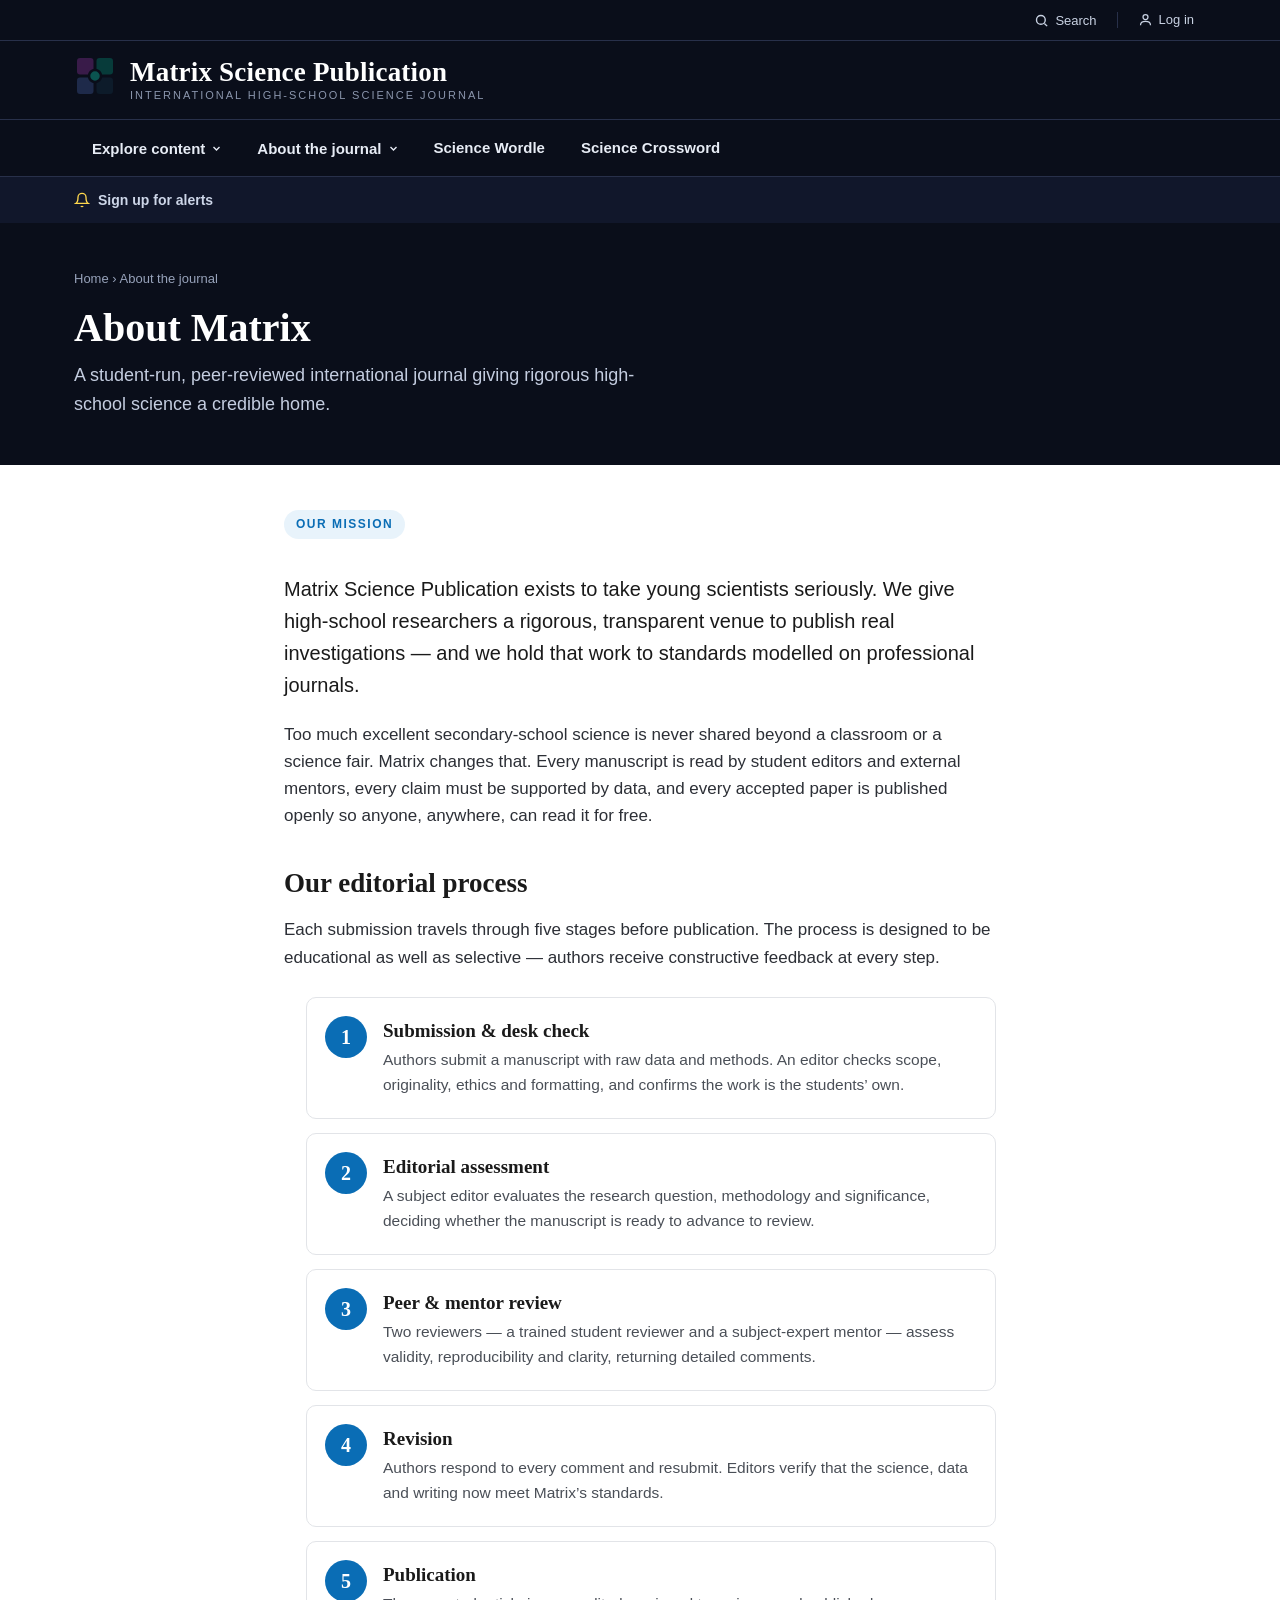
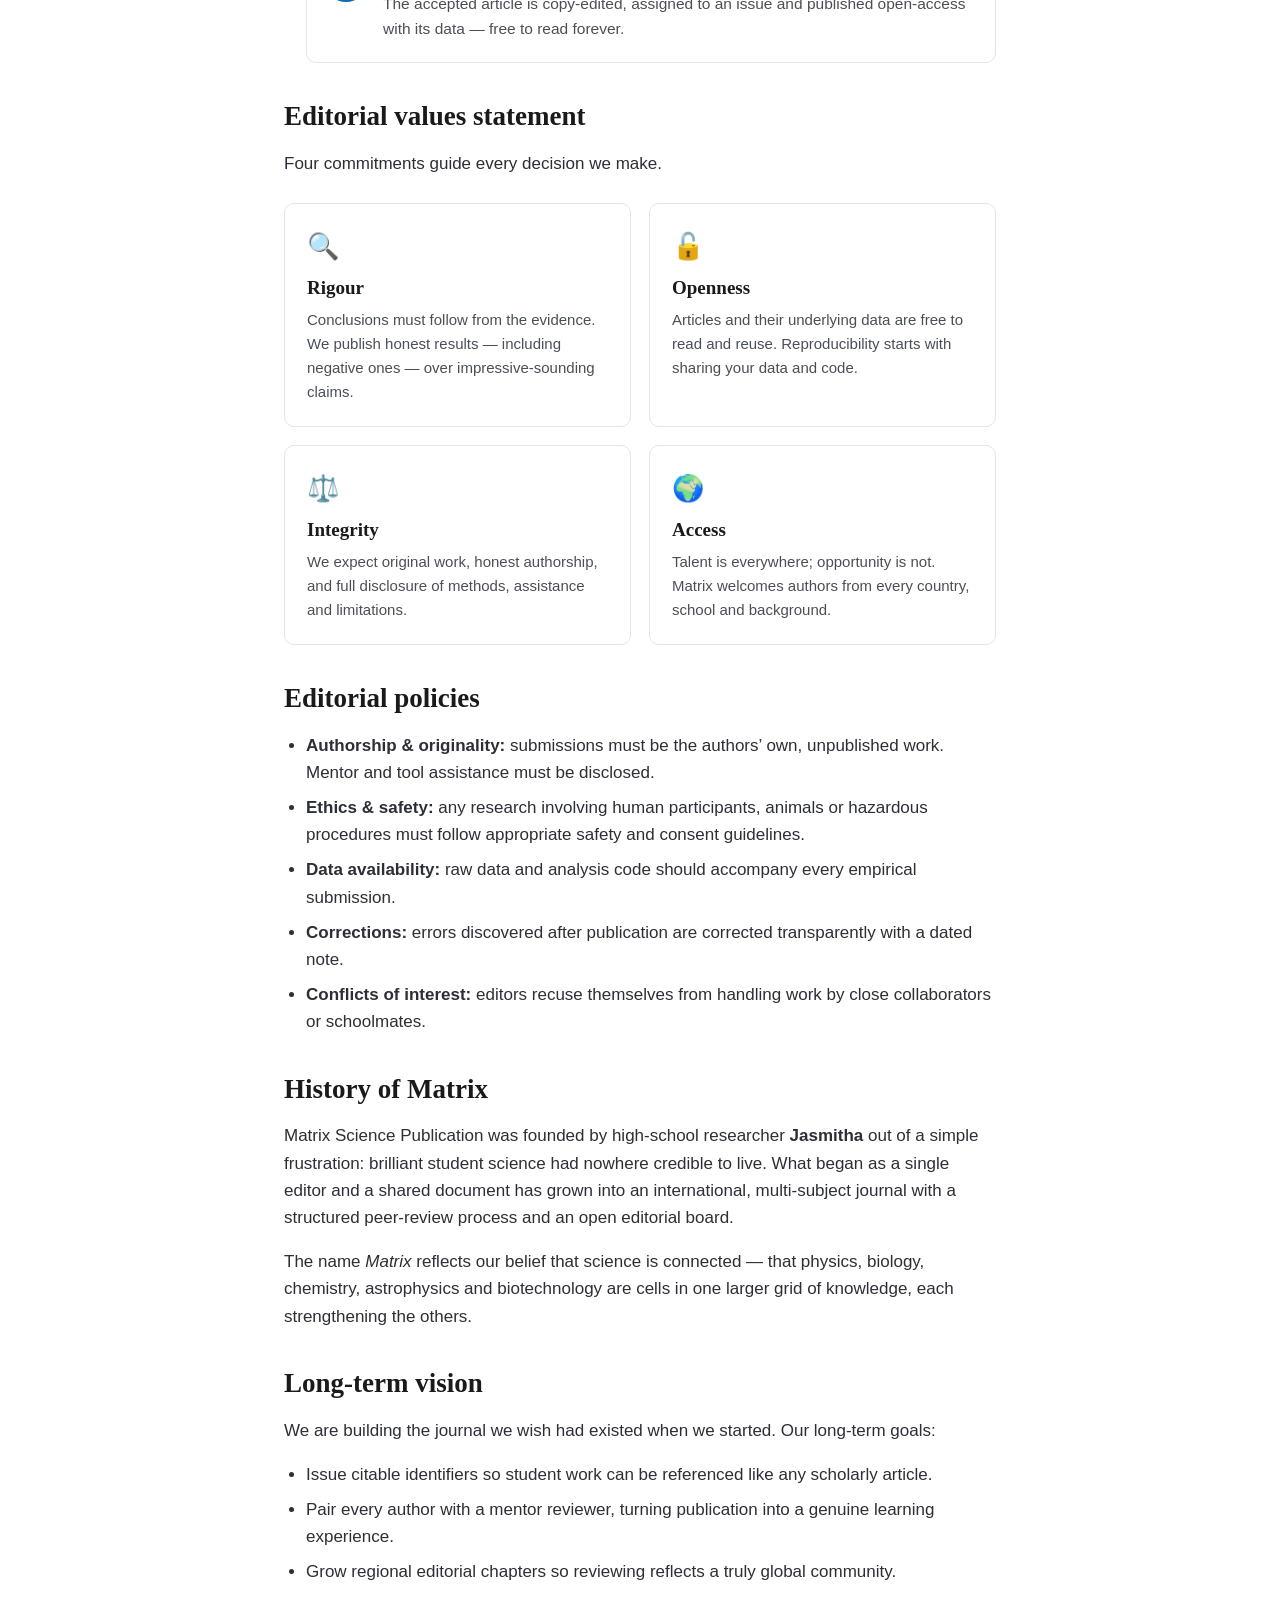
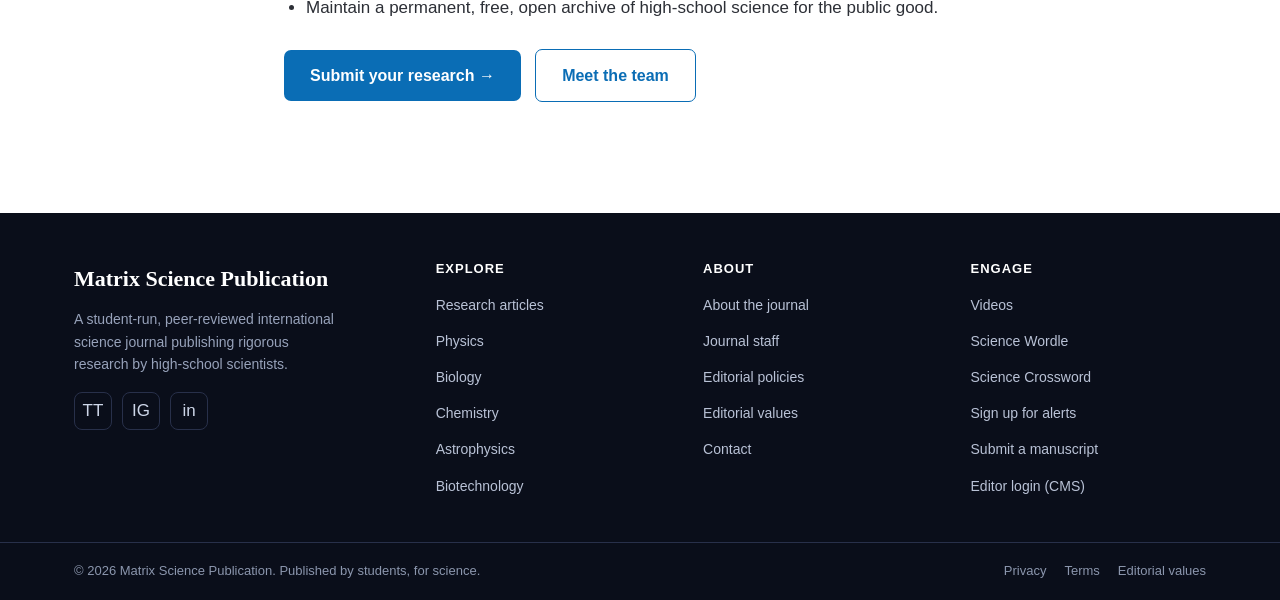
<file: about.html>
<!DOCTYPE html>
<html lang="en">
<head>
  <meta charset="UTF-8">
  <meta name="viewport" content="width=device-width, initial-scale=1.0">
  <title>About the journal — Matrix Science Publication</title>
  <meta name="description" content="Matrix Science Publication's mission, five-step editorial process, editorial values and long-term vision.">
  <link rel="icon" href="assets/favicon.svg" type="image/svg+xml">
  <link rel="stylesheet" href="css/main.css">
</head>
<body>
  <div id="site-header"></div>

  <main id="main">
    <header class="page-hero">
      <div class="wrap">
        <div class="crumb"><a href="index.html">Home</a> › About the journal</div>
        <h1>About Matrix</h1>
        <p>A student-run, peer-reviewed international journal giving rigorous high-school science a credible home.</p>
      </div>
    </header>

    <section class="section">
      <div class="wrap prose">
        <span class="lede-badge" id="information">Our mission</span>
        <p class="lead">Matrix Science Publication exists to take young scientists seriously. We give high-school researchers a rigorous, transparent venue to publish real investigations — and we hold that work to standards modelled on professional journals.</p>
        <p>Too much excellent secondary-school science is never shared beyond a classroom or a science fair. Matrix changes that. Every manuscript is read by student editors and external mentors, every claim must be supported by data, and every accepted paper is published openly so anyone, anywhere, can read it for free.</p>

        <h2 id="process">Our editorial process</h2>
        <p>Each submission travels through five stages before publication. The process is designed to be educational as well as selective — authors receive constructive feedback at every step.</p>
        <ol class="steps">
          <li>
            <h3>Submission &amp; desk check</h3>
            <p>Authors submit a manuscript with raw data and methods. An editor checks scope, originality, ethics and formatting, and confirms the work is the students’ own.</p>
          </li>
          <li>
            <h3>Editorial assessment</h3>
            <p>A subject editor evaluates the research question, methodology and significance, deciding whether the manuscript is ready to advance to review.</p>
          </li>
          <li>
            <h3>Peer &amp; mentor review</h3>
            <p>Two reviewers — a trained student reviewer and a subject-expert mentor — assess validity, reproducibility and clarity, returning detailed comments.</p>
          </li>
          <li>
            <h3>Revision</h3>
            <p>Authors respond to every comment and resubmit. Editors verify that the science, data and writing now meet Matrix’s standards.</p>
          </li>
          <li>
            <h3>Publication</h3>
            <p>The accepted article is copy-edited, assigned to an issue and published open-access with its data — free to read forever.</p>
          </li>
        </ol>

        <h2 id="values">Editorial values statement</h2>
        <p>Four commitments guide every decision we make.</p>
        <div class="card-grid">
          <div class="feature-card"><div class="ic">🔍</div><h3>Rigour</h3><p>Conclusions must follow from the evidence. We publish honest results — including negative ones — over impressive-sounding claims.</p></div>
          <div class="feature-card"><div class="ic">🔓</div><h3>Openness</h3><p>Articles and their underlying data are free to read and reuse. Reproducibility starts with sharing your data and code.</p></div>
          <div class="feature-card"><div class="ic">⚖️</div><h3>Integrity</h3><p>We expect original work, honest authorship, and full disclosure of methods, assistance and limitations.</p></div>
          <div class="feature-card"><div class="ic">🌍</div><h3>Access</h3><p>Talent is everywhere; opportunity is not. Matrix welcomes authors from every country, school and background.</p></div>
        </div>

        <h2 id="policies">Editorial policies</h2>
        <ul>
          <li><strong>Authorship &amp; originality:</strong> submissions must be the authors’ own, unpublished work. Mentor and tool assistance must be disclosed.</li>
          <li><strong>Ethics &amp; safety:</strong> any research involving human participants, animals or hazardous procedures must follow appropriate safety and consent guidelines.</li>
          <li><strong>Data availability:</strong> raw data and analysis code should accompany every empirical submission.</li>
          <li><strong>Corrections:</strong> errors discovered after publication are corrected transparently with a dated note.</li>
          <li><strong>Conflicts of interest:</strong> editors recuse themselves from handling work by close collaborators or schoolmates.</li>
        </ul>

        <h2 id="history">History of Matrix</h2>
        <p>Matrix Science Publication was founded by high-school researcher <strong>Jasmitha</strong> out of a simple frustration: brilliant student science had nowhere credible to live. What began as a single editor and a shared document has grown into an international, multi-subject journal with a structured peer-review process and an open editorial board.</p>
        <p>The name <em>Matrix</em> reflects our belief that science is connected — that physics, biology, chemistry, astrophysics and biotechnology are cells in one larger grid of knowledge, each strengthening the others.</p>

        <h2 id="vision">Long-term vision</h2>
        <p>We are building the journal we wish had existed when we started. Our long-term goals:</p>
        <ul>
          <li>Issue citable identifiers so student work can be referenced like any scholarly article.</li>
          <li>Pair every author with a mentor reviewer, turning publication into a genuine learning experience.</li>
          <li>Grow regional editorial chapters so reviewing reflects a truly global community.</li>
          <li>Maintain a permanent, free, open archive of high-school science for the public good.</li>
        </ul>
        <p style="margin-top:28px"><a class="btn" href="contact.html#submit">Submit your research →</a> &nbsp; <a class="btn ghost" href="team.html">Meet the team</a></p>
      </div>
    </section>
  </main>

  <div id="site-footer"></div>

  <script src="js/data.js"></script>
  <script src="js/render.js"></script>
  <script src="js/components.js"></script>
</body>
</html>
</file>
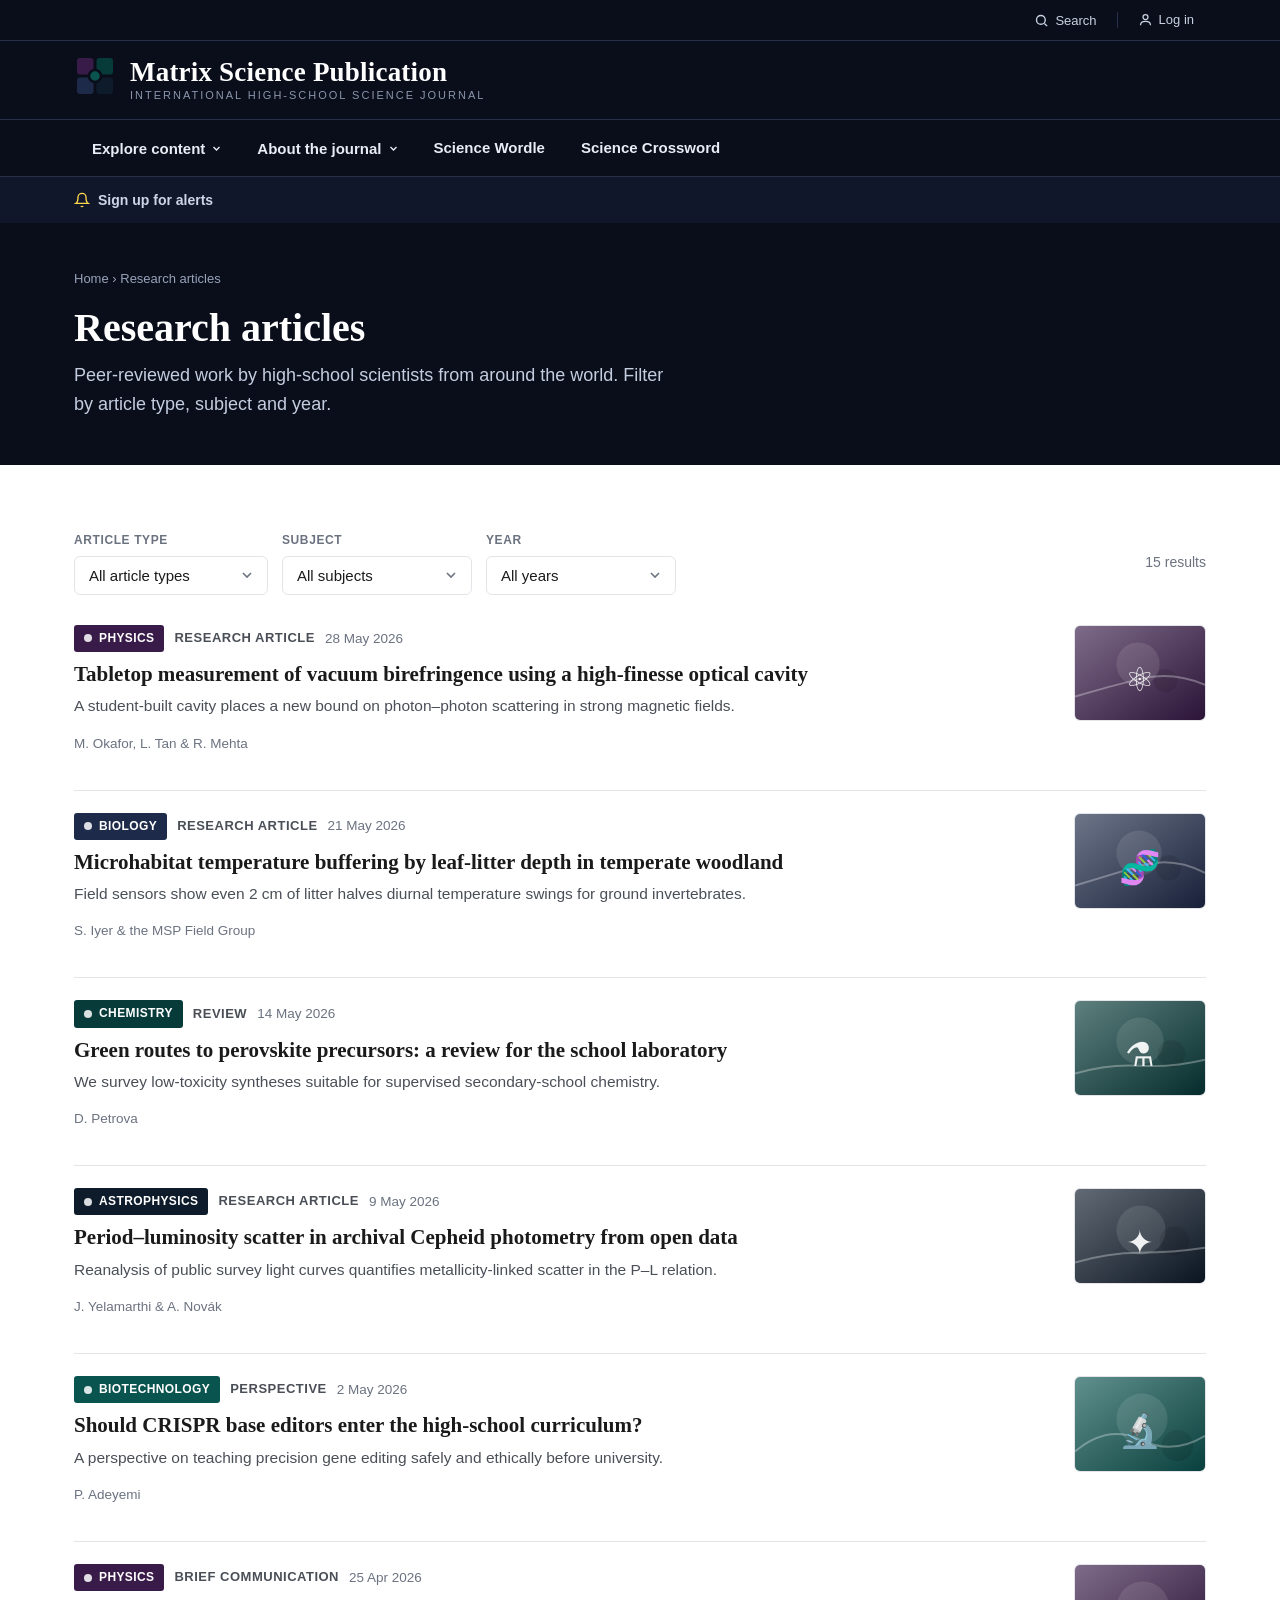
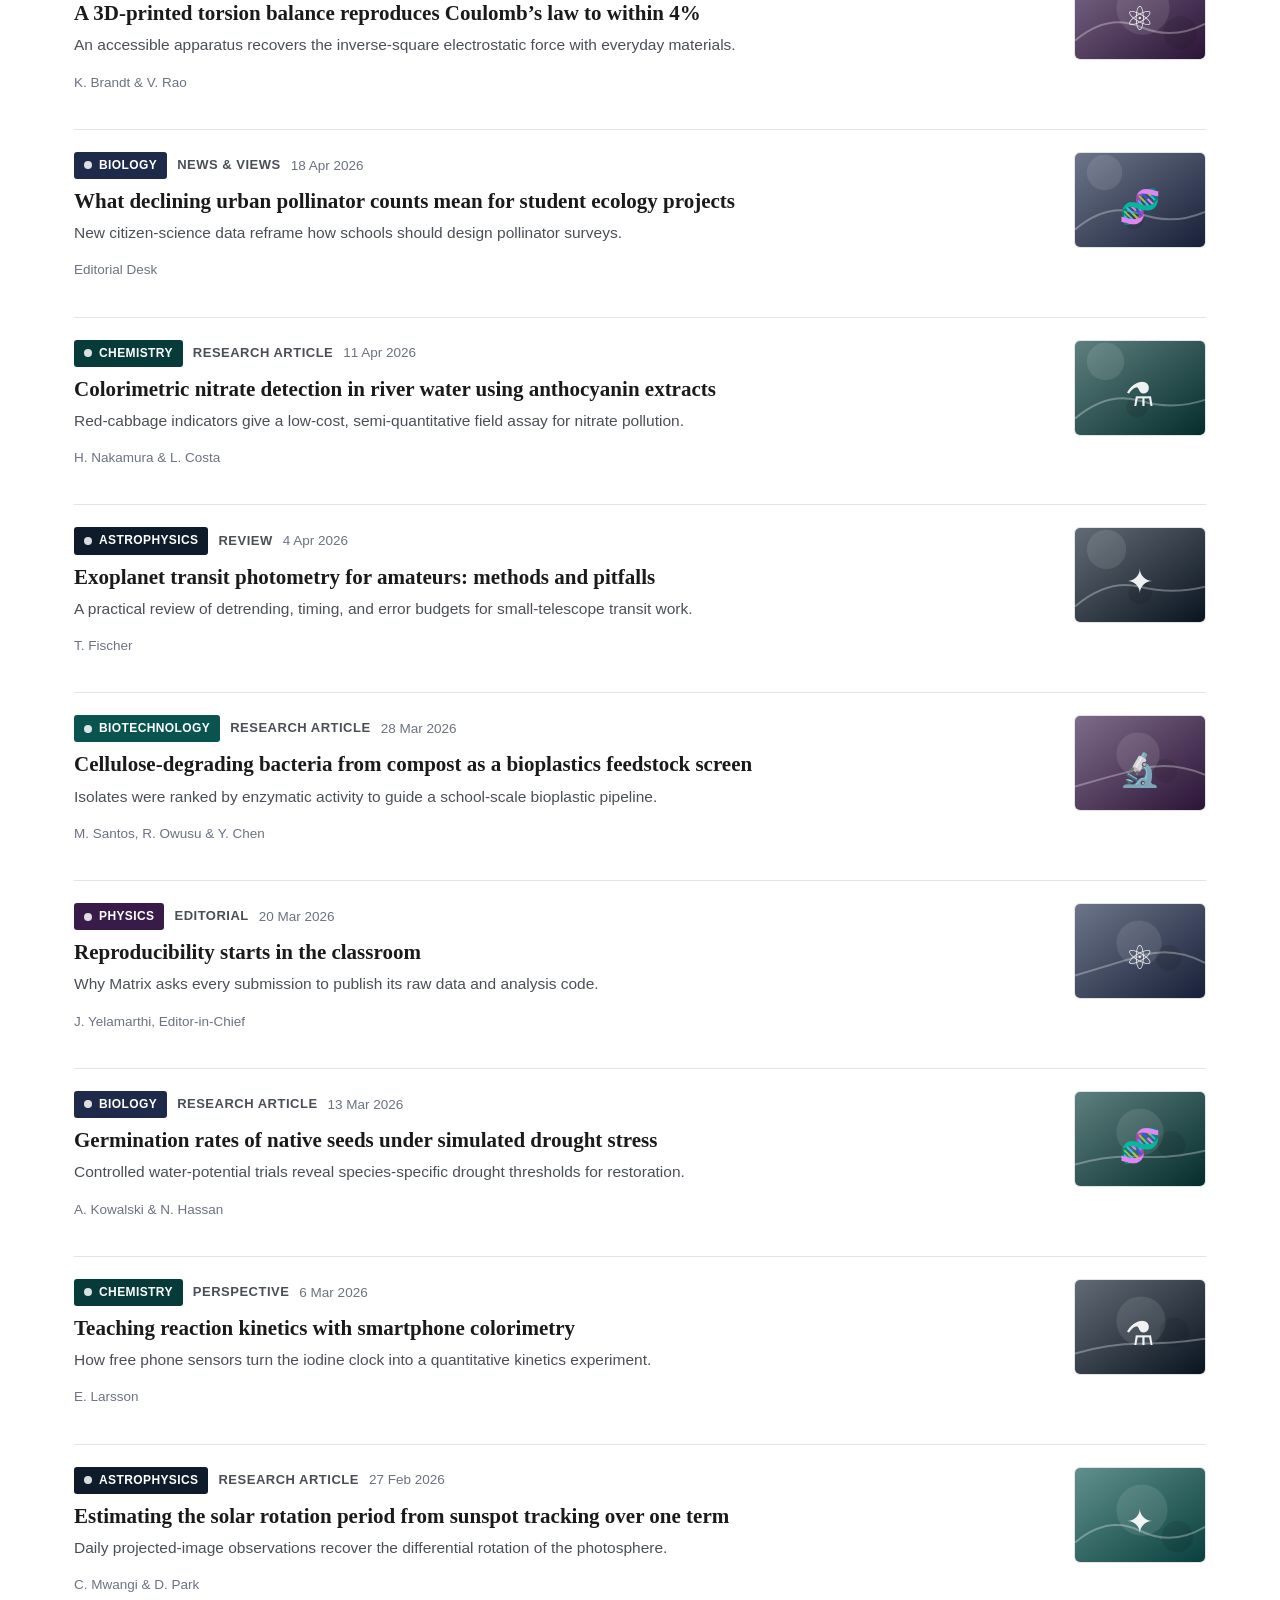
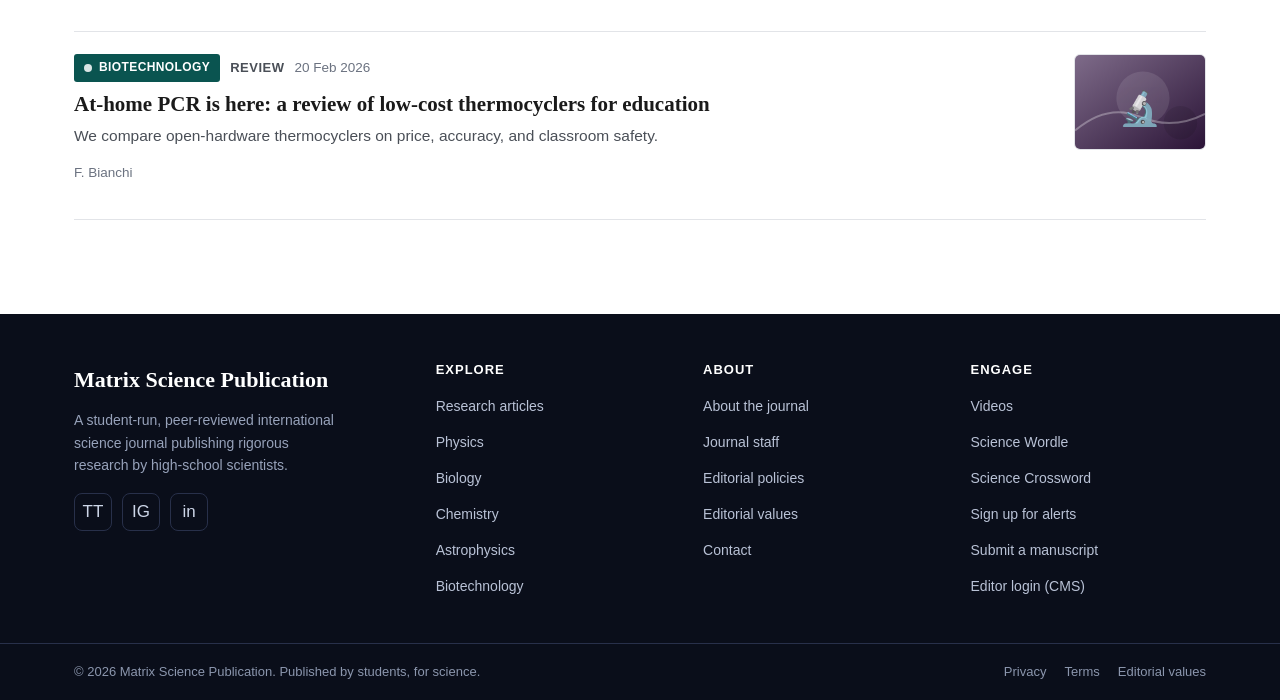
<file: articles.html>
<!DOCTYPE html>
<html lang="en">
<head>
  <meta charset="UTF-8">
  <meta name="viewport" content="width=device-width, initial-scale=1.0">
  <title>Research articles — Matrix Science Publication</title>
  <meta name="description" content="Browse peer-reviewed research articles, reviews and perspectives across physics, biology, chemistry, astrophysics and biotechnology.">
  <link rel="icon" href="assets/favicon.svg" type="image/svg+xml">
  <link rel="stylesheet" href="css/main.css">
</head>
<body>
  <div id="site-header"></div>

  <main id="main">
    <header class="page-hero">
      <div class="wrap">
        <div class="crumb"><a href="index.html">Home</a> › Research articles</div>
        <h1>Research articles</h1>
        <p>Peer-reviewed work by high-school scientists from around the world. Filter by article type, subject and year.</p>
      </div>
    </header>

    <section class="section" id="current">
      <div class="wrap">
        <div class="filters">
          <div class="filter">
            <label for="fType">Article type</label>
            <select id="fType"></select>
          </div>
          <div class="filter">
            <label for="fSubject">Subject</label>
            <select id="fSubject"></select>
          </div>
          <div class="filter">
            <label for="fYear">Year</label>
            <select id="fYear"></select>
          </div>
          <span class="filter-count" id="articleCount"></span>
        </div>
        <p id="searchNote" class="form-note" style="display:none"></p>
        <ul class="article-list" id="articleList"></ul>
      </div>
    </section>
  </main>

  <div id="site-footer"></div>

  <script src="js/data.js"></script>
  <script src="js/render.js"></script>
  <script src="js/components.js"></script>
  <script src="js/articles.js"></script>
</body>
</html>
</file>
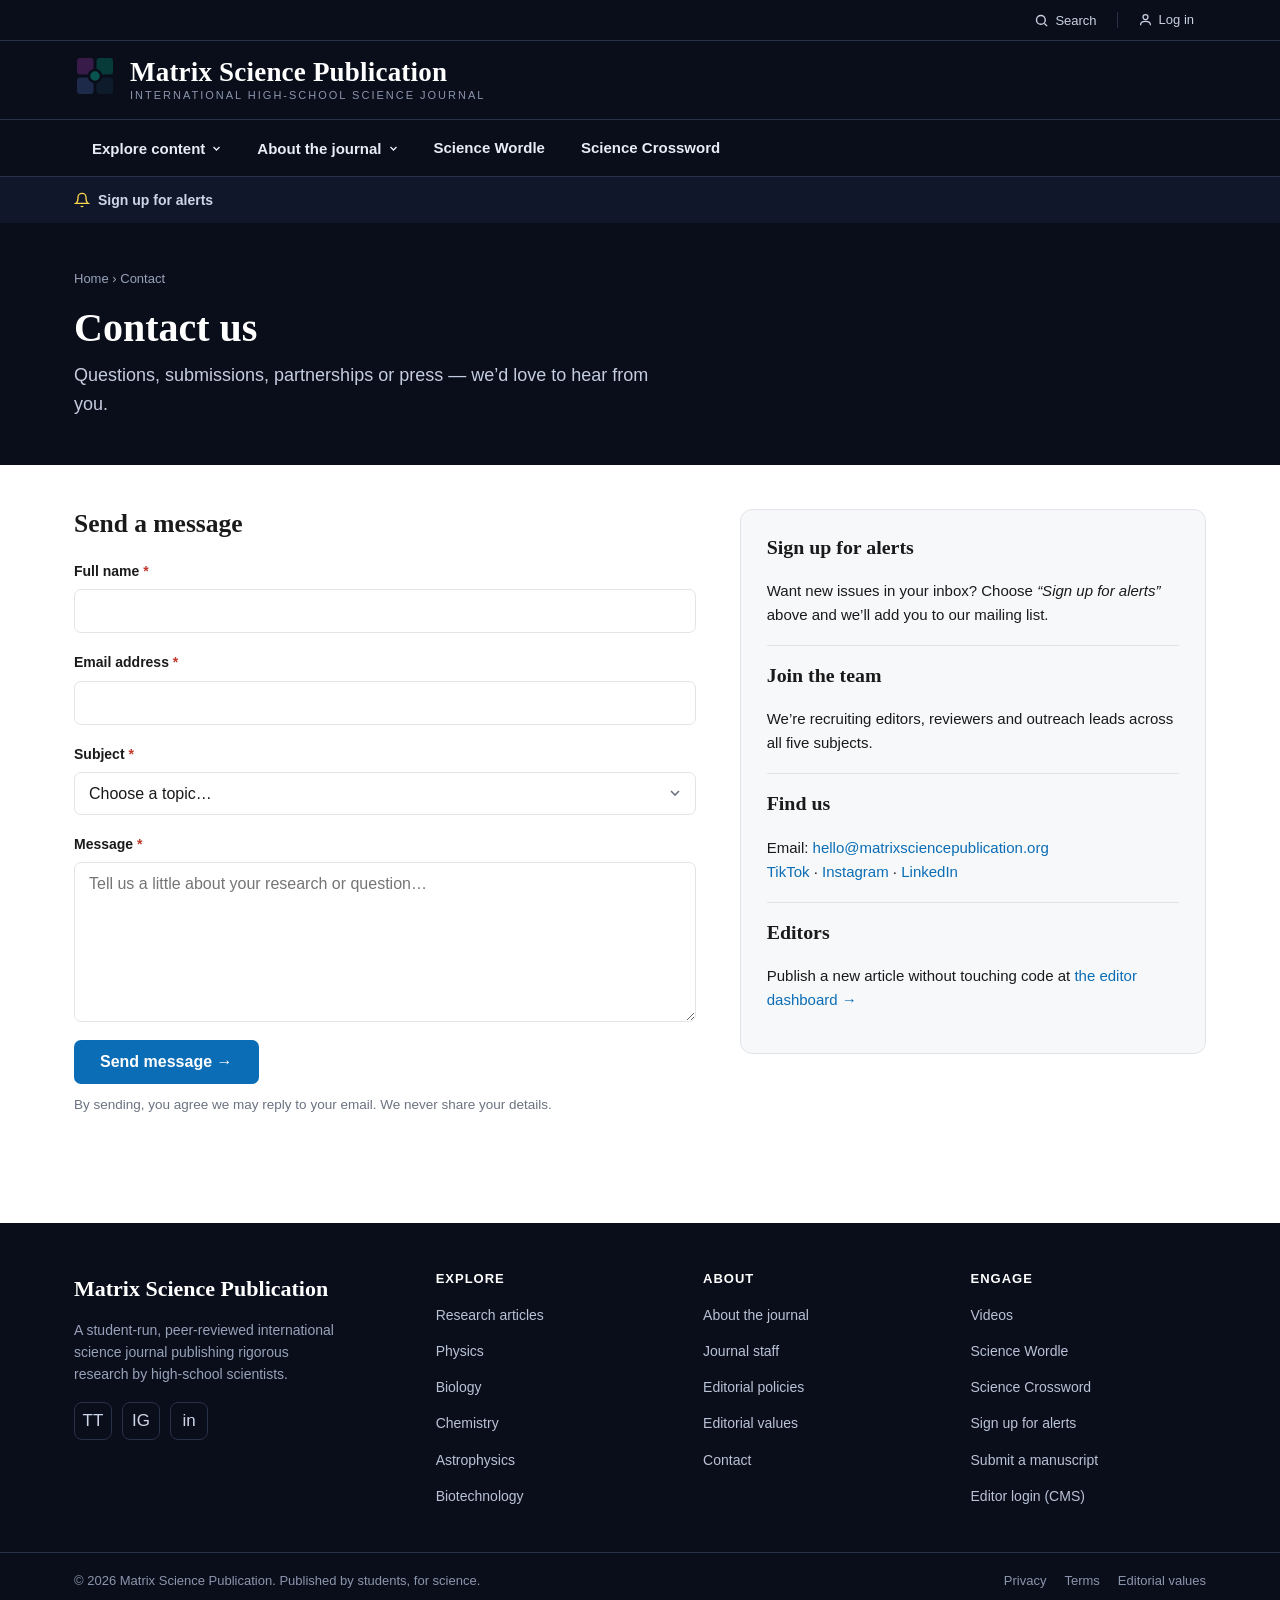
<file: contact.html>
<!DOCTYPE html>
<html lang="en">
<head>
  <meta charset="UTF-8">
  <meta name="viewport" content="width=device-width, initial-scale=1.0">
  <title>Contact — Matrix Science Publication</title>
  <meta name="description" content="Get in touch with Matrix Science Publication — submit research, sign up for alerts, or join the editorial team.">
  <link rel="icon" href="assets/favicon.svg" type="image/svg+xml">
  <link rel="stylesheet" href="css/main.css">
</head>
<body>
  <div id="site-header"></div>

  <main id="main">
    <header class="page-hero">
      <div class="wrap">
        <div class="crumb"><a href="index.html">Home</a> › Contact</div>
        <h1>Contact us</h1>
        <p>Questions, submissions, partnerships or press — we’d love to hear from you.</p>
      </div>
    </header>

    <section class="section">
      <div class="wrap">
        <div class="form-grid">
          <div>
            <h2 id="submit" style="margin-top:0">Send a message</h2>
            <!-- Netlify Forms: data-netlify enables capture on deploy; honeypot guards spam. -->
            <form id="contactForm" name="contact" method="POST" data-netlify="true" netlify-honeypot="bot-field">
              <input type="hidden" name="form-name" value="contact">
              <p style="display:none"><label>Don’t fill this out: <input name="bot-field"></label></p>

              <div class="form-field">
                <label for="cf-name">Full name <span class="req">*</span></label>
                <input id="cf-name" name="name" type="text" autocomplete="name" required>
              </div>
              <div class="form-field">
                <label for="cf-email">Email address <span class="req">*</span></label>
                <input id="cf-email" name="email" type="email" autocomplete="email" required>
              </div>
              <div class="form-field">
                <label for="cf-subject">Subject <span class="req">*</span></label>
                <select id="cf-subject" name="subject" required>
                  <option value="">Choose a topic…</option>
                  <option>Submit a manuscript</option>
                  <option>Sign up for alerts</option>
                  <option>Join the editorial team</option>
                  <option>Mentor / reviewer enquiry</option>
                  <option>Partnership or press</option>
                  <option>General question</option>
                </select>
              </div>
              <div class="form-field">
                <label for="cf-message">Message <span class="req">*</span></label>
                <textarea id="cf-message" name="message" placeholder="Tell us a little about your research or question…" required></textarea>
              </div>
              <button class="btn" type="submit">Send message →</button>
              <p class="form-note">By sending, you agree we may reply to your email. We never share your details.</p>
              <div class="form-msg" id="formMsg" role="status" aria-live="polite"></div>
            </form>
          </div>

          <aside class="contact-aside">
            <h3 id="alerts">Sign up for alerts</h3>
            <p>Want new issues in your inbox? Choose <em>“Sign up for alerts”</em> above and we’ll add you to our mailing list.</p>
            <hr style="border:none;border-top:1px solid var(--rule);margin:18px 0">
            <h3 id="join">Join the team</h3>
            <p>We’re recruiting editors, reviewers and outreach leads across all five subjects.</p>
            <hr style="border:none;border-top:1px solid var(--rule);margin:18px 0">
            <h3>Find us</h3>
            <p>
              Email: <a href="mailto:hello@matrixsciencepublication.org">hello@matrixsciencepublication.org</a><br>
              <a href="https://www.tiktok.com/@matrixsciencepub" target="_blank" rel="noopener">TikTok</a> ·
              <a href="https://www.instagram.com/matrixsciencepub" target="_blank" rel="noopener">Instagram</a> ·
              <a href="https://www.linkedin.com/company/matrix-science-publication" target="_blank" rel="noopener">LinkedIn</a>
            </p>
            <hr style="border:none;border-top:1px solid var(--rule);margin:18px 0">
            <h3>Editors</h3>
            <p>Publish a new article without touching code at <a href="admin/index.html">the editor dashboard →</a></p>
          </aside>
        </div>
      </div>
    </section>
  </main>

  <div id="site-footer"></div>

  <script src="js/data.js"></script>
  <script src="js/render.js"></script>
  <script src="js/components.js"></script>
  <script src="js/contact.js"></script>
</body>
</html>
</file>
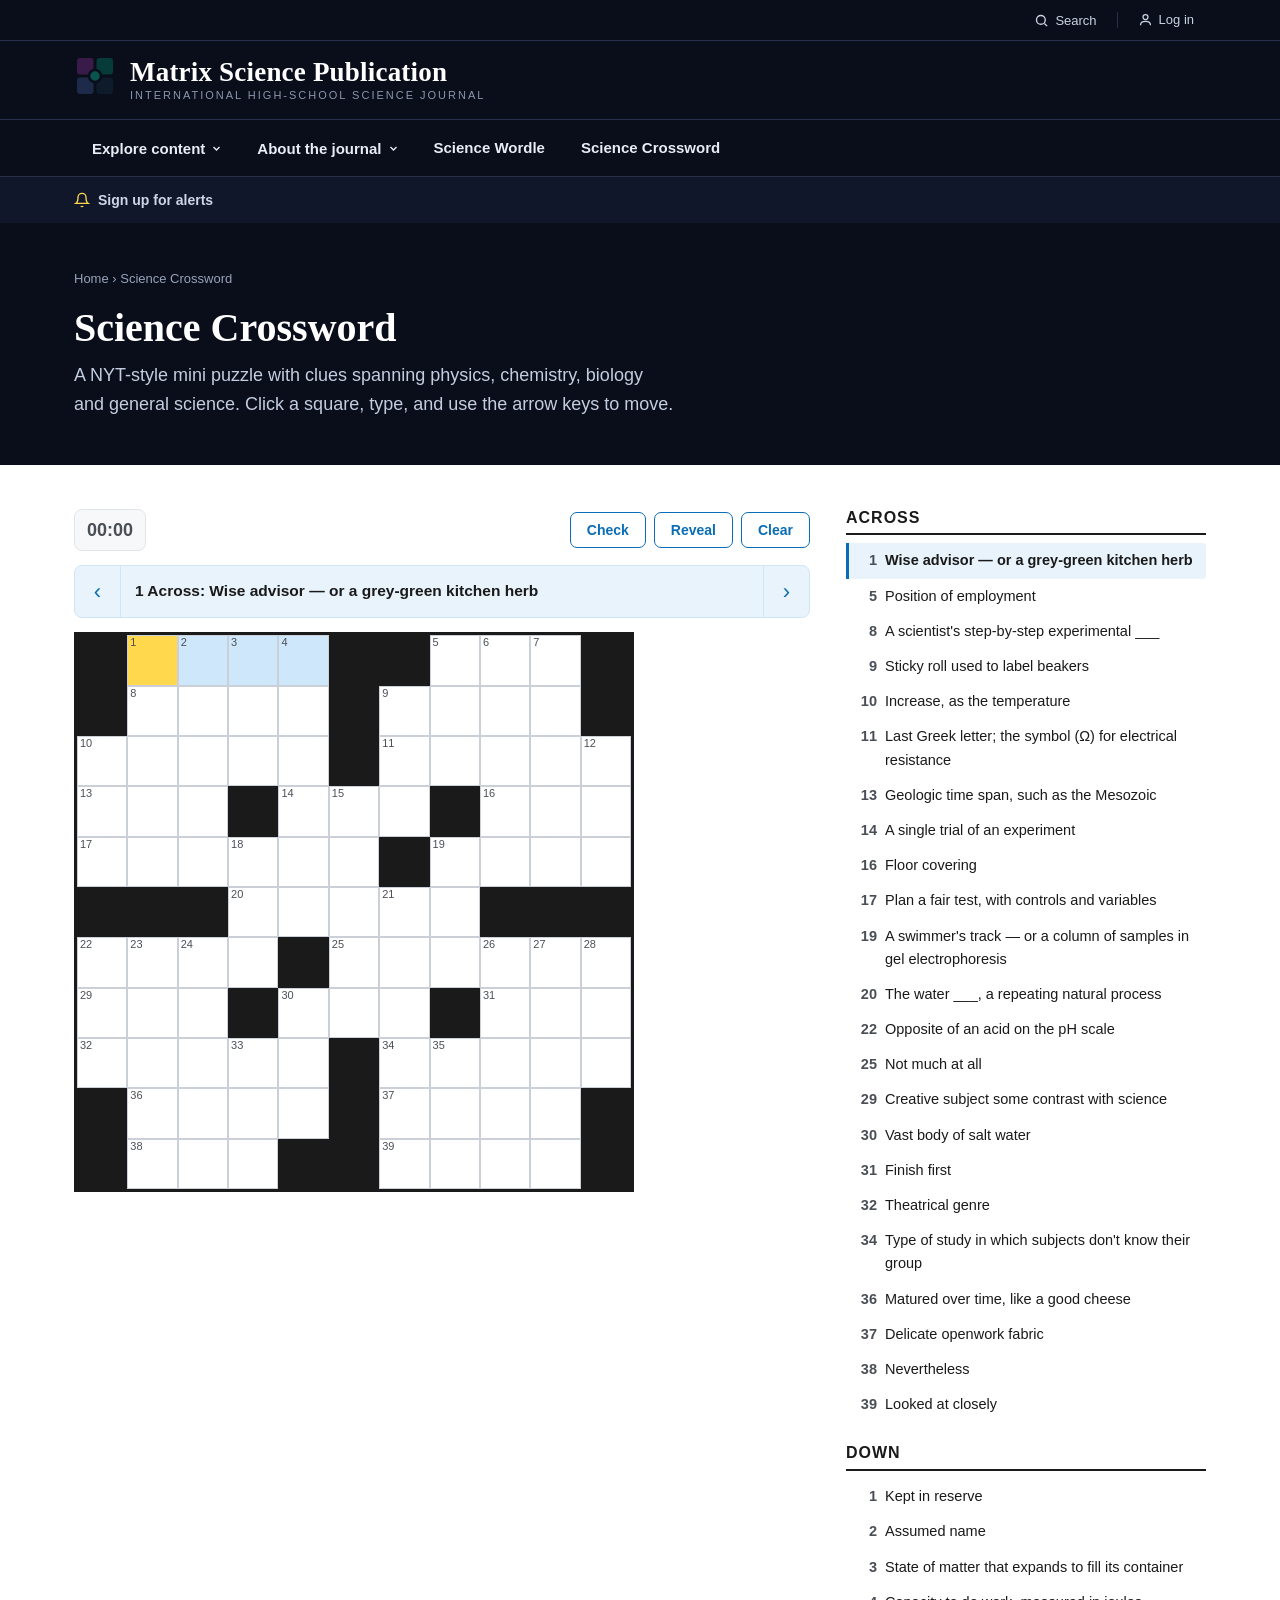
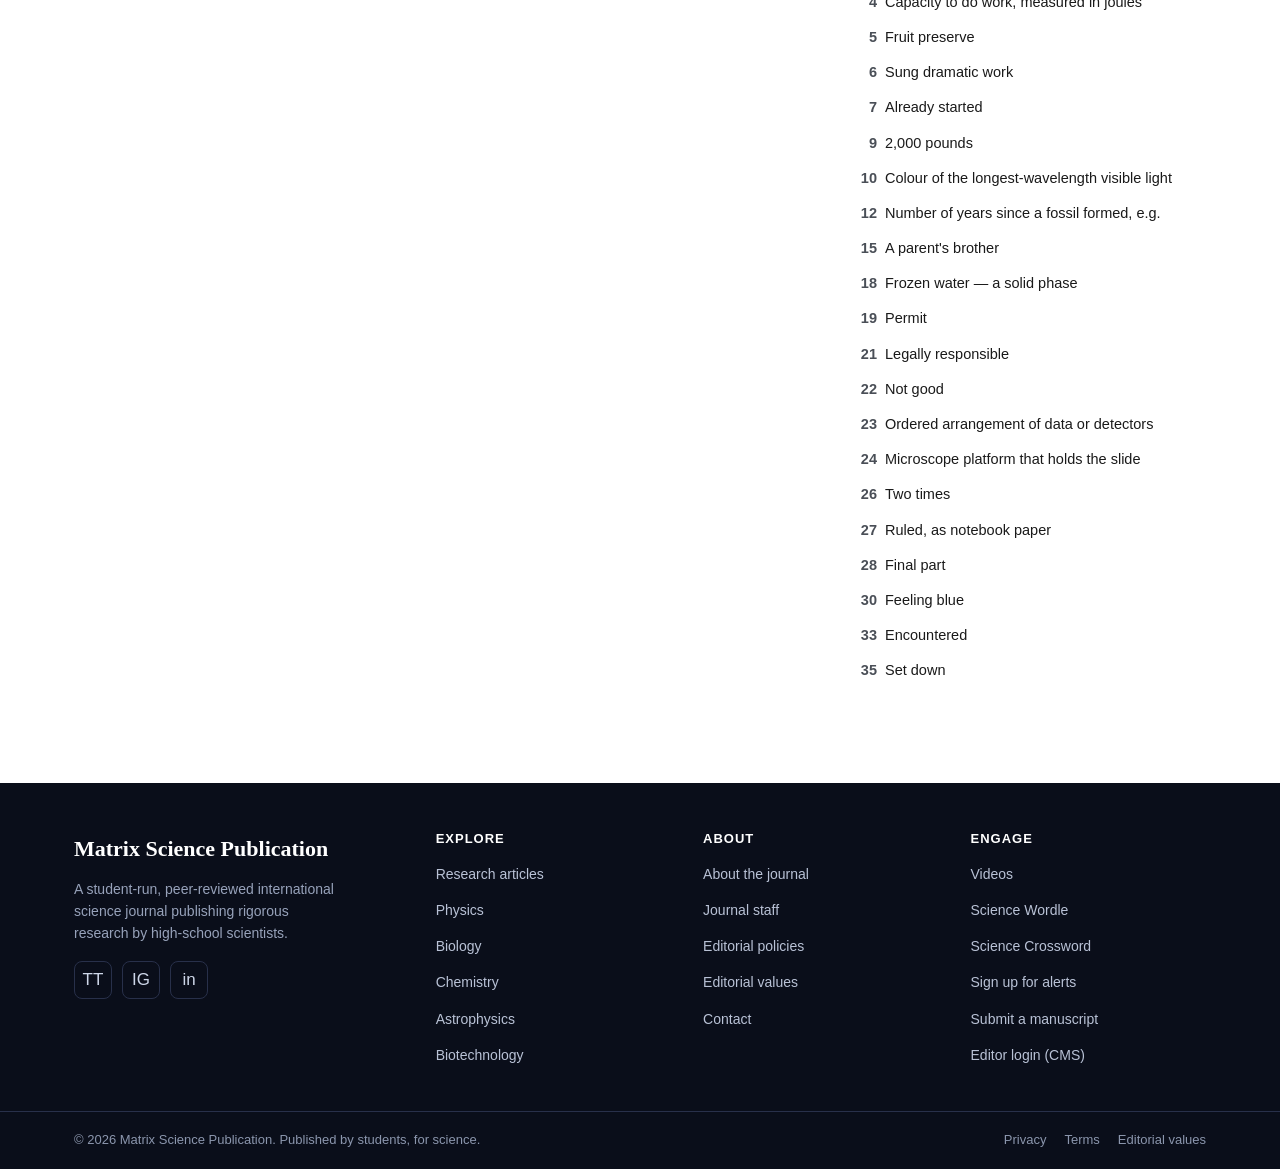
<file: crossword.html>
<!DOCTYPE html>
<html lang="en">
<head>
  <meta charset="UTF-8">
  <meta name="viewport" content="width=device-width, initial-scale=1.0">
  <title>Science Crossword — Matrix Science Publication</title>
  <meta name="description" content="Play a NYT-style science crossword covering physics, chemistry, biology and general science.">
  <link rel="icon" href="assets/favicon.svg" type="image/svg+xml">
  <link rel="stylesheet" href="css/main.css">
  <link rel="stylesheet" href="css/crossword.css">
</head>
<body>
  <div id="site-header"></div>

  <main id="main">
    <header class="page-hero">
      <div class="wrap">
        <div class="crumb"><a href="index.html">Home</a> › Science Crossword</div>
        <h1>Science Crossword</h1>
        <p>A NYT-style mini puzzle with clues spanning physics, chemistry, biology and general science. Click a square, type, and use the arrow keys to move.</p>
      </div>
    </header>

    <section class="section">
      <div class="wrap">
        <div class="xword">
          <div class="xword-main">
            <div class="xword-toolbar">
              <span class="xword-timer" id="xwTimer" aria-live="off">00:00</span>
              <div class="xword-buttons">
                <button class="btn ghost" id="xwCheck" type="button">Check</button>
                <button class="btn ghost" id="xwReveal" type="button">Reveal</button>
                <button class="btn ghost" id="xwClear" type="button">Clear</button>
              </div>
            </div>

            <div class="xword-cluebar" id="xwClueBar" role="status" aria-live="polite">
              <button class="xword-prev" id="xwPrev" aria-label="Previous clue">‹</button>
              <span class="xword-cluebar-text" id="xwClueBarText">—</span>
              <button class="xword-next" id="xwNext" aria-label="Next clue">›</button>
            </div>

            <div class="xword-board-wrap">
              <div class="xword-board" id="xwBoard" role="grid" aria-label="Crossword grid" tabindex="0"></div>
              <input id="xwInput" class="xword-input" aria-hidden="true" autocomplete="off" autocorrect="off" autocapitalize="characters" spellcheck="false" inputmode="text">
            </div>

            <div class="xword-message" id="xwMessage" role="status" aria-live="polite"></div>
          </div>

          <div class="xword-clues">
            <div class="xword-clue-col">
              <h2>Across</h2>
              <ol id="xwAcross"></ol>
            </div>
            <div class="xword-clue-col">
              <h2>Down</h2>
              <ol id="xwDown"></ol>
            </div>
          </div>
        </div>
      </div>
    </section>
  </main>

  <div id="site-footer"></div>

  <script src="js/data.js"></script>
  <script src="js/render.js"></script>
  <script src="js/components.js"></script>
  <script src="js/crossword.js"></script>
</body>
</html>
</file>
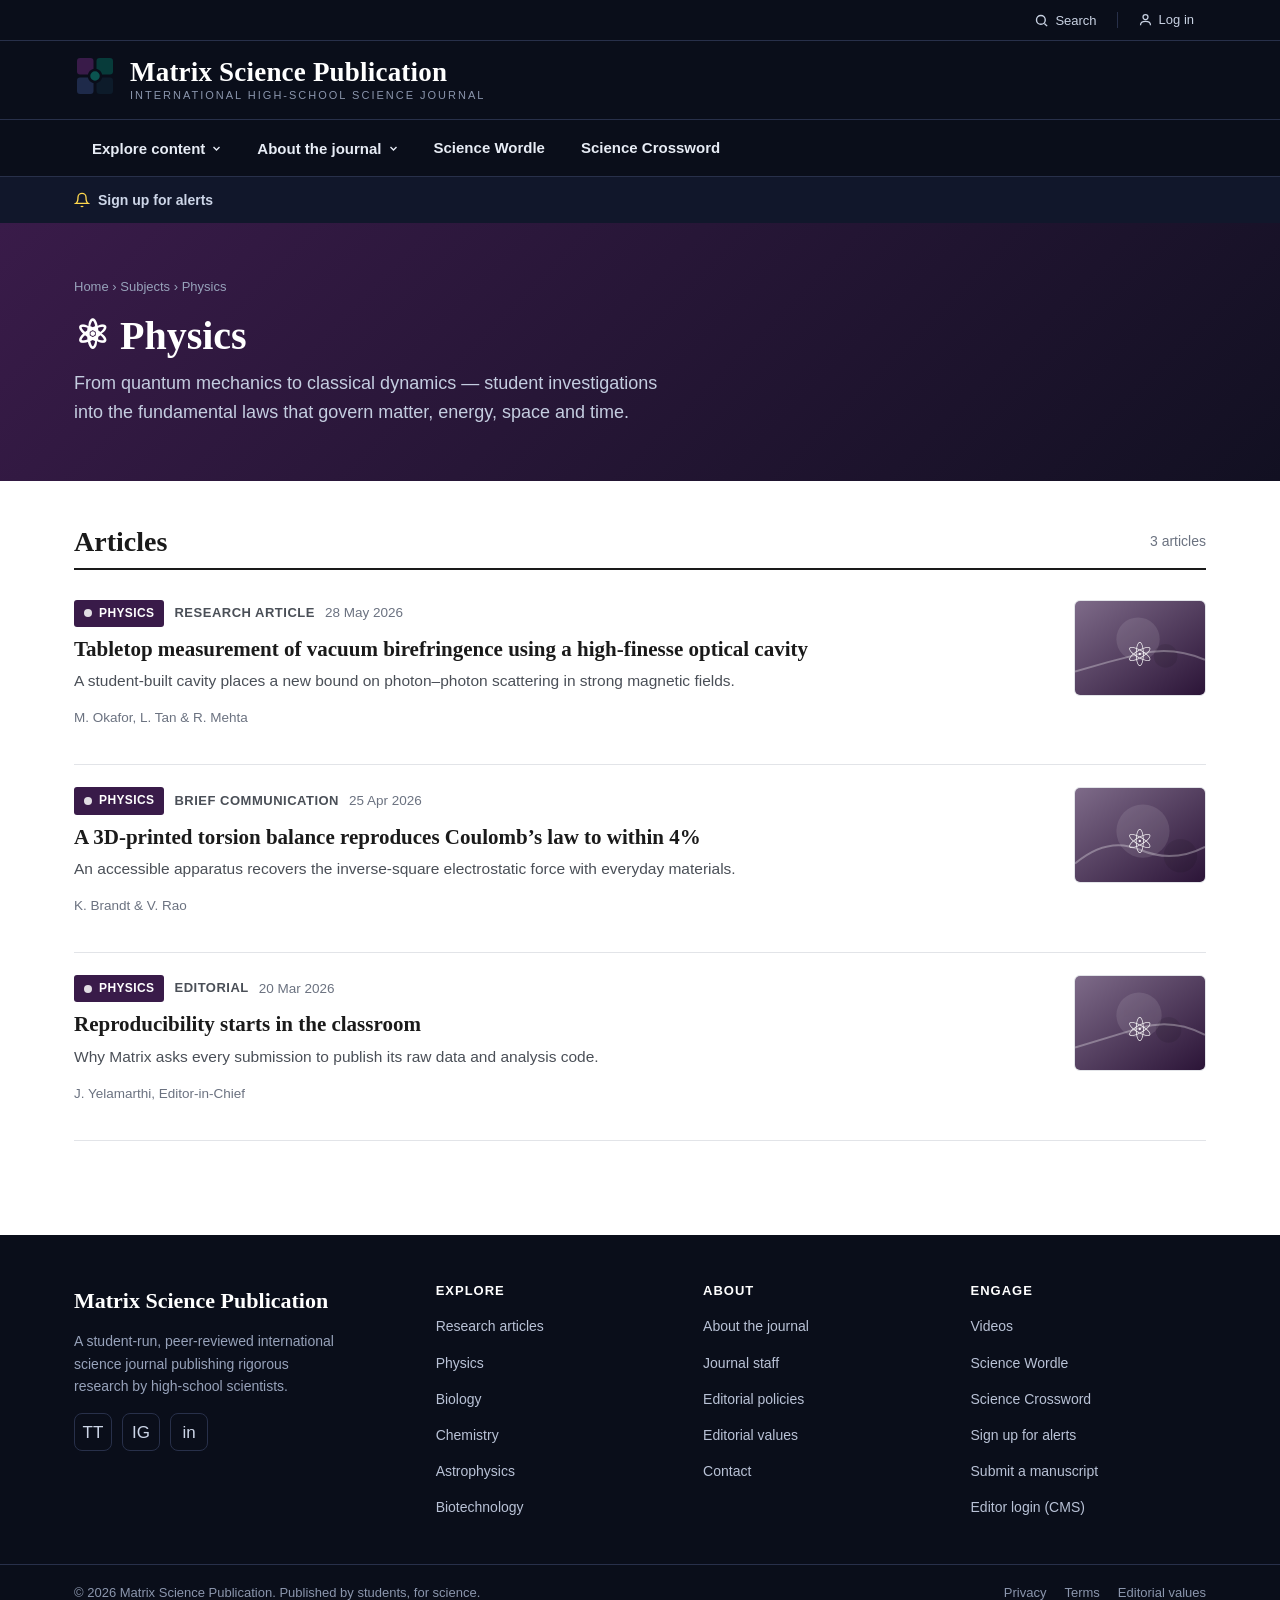
<file: subject.html>
<!DOCTYPE html>
<html lang="en">
<head>
  <meta charset="UTF-8">
  <meta name="viewport" content="width=device-width, initial-scale=1.0">
  <title>Subject — Matrix Science Publication</title>
  <meta name="description" content="Research articles by subject at Matrix Science Publication.">
  <link rel="icon" href="assets/favicon.svg" type="image/svg+xml">
  <link rel="stylesheet" href="css/main.css">
</head>
<body>
  <div id="site-header"></div>

  <main id="main">
    <header class="page-hero subject" id="subjectHero">
      <div class="wrap">
        <div class="crumb"><a href="index.html">Home</a> › <a href="articles.html">Subjects</a> › <span id="subjectCrumb">Subject</span></div>
        <h1><span id="subjectGlyph" style="margin-right:10px"></span><span id="subjectName">Subject</span></h1>
        <p id="subjectDesc"></p>
      </div>
    </header>

    <section class="section">
      <div class="wrap">
        <div class="section-head">
          <h2>Articles</h2>
          <span class="filter-count" id="subjectCount"></span>
        </div>
        <ul class="article-list" id="subjectArticles"></ul>
      </div>
    </section>
  </main>

  <div id="site-footer"></div>

  <script src="js/data.js"></script>
  <script src="js/render.js"></script>
  <script src="js/components.js"></script>
  <script src="js/subject.js"></script>
</body>
</html>
</file>
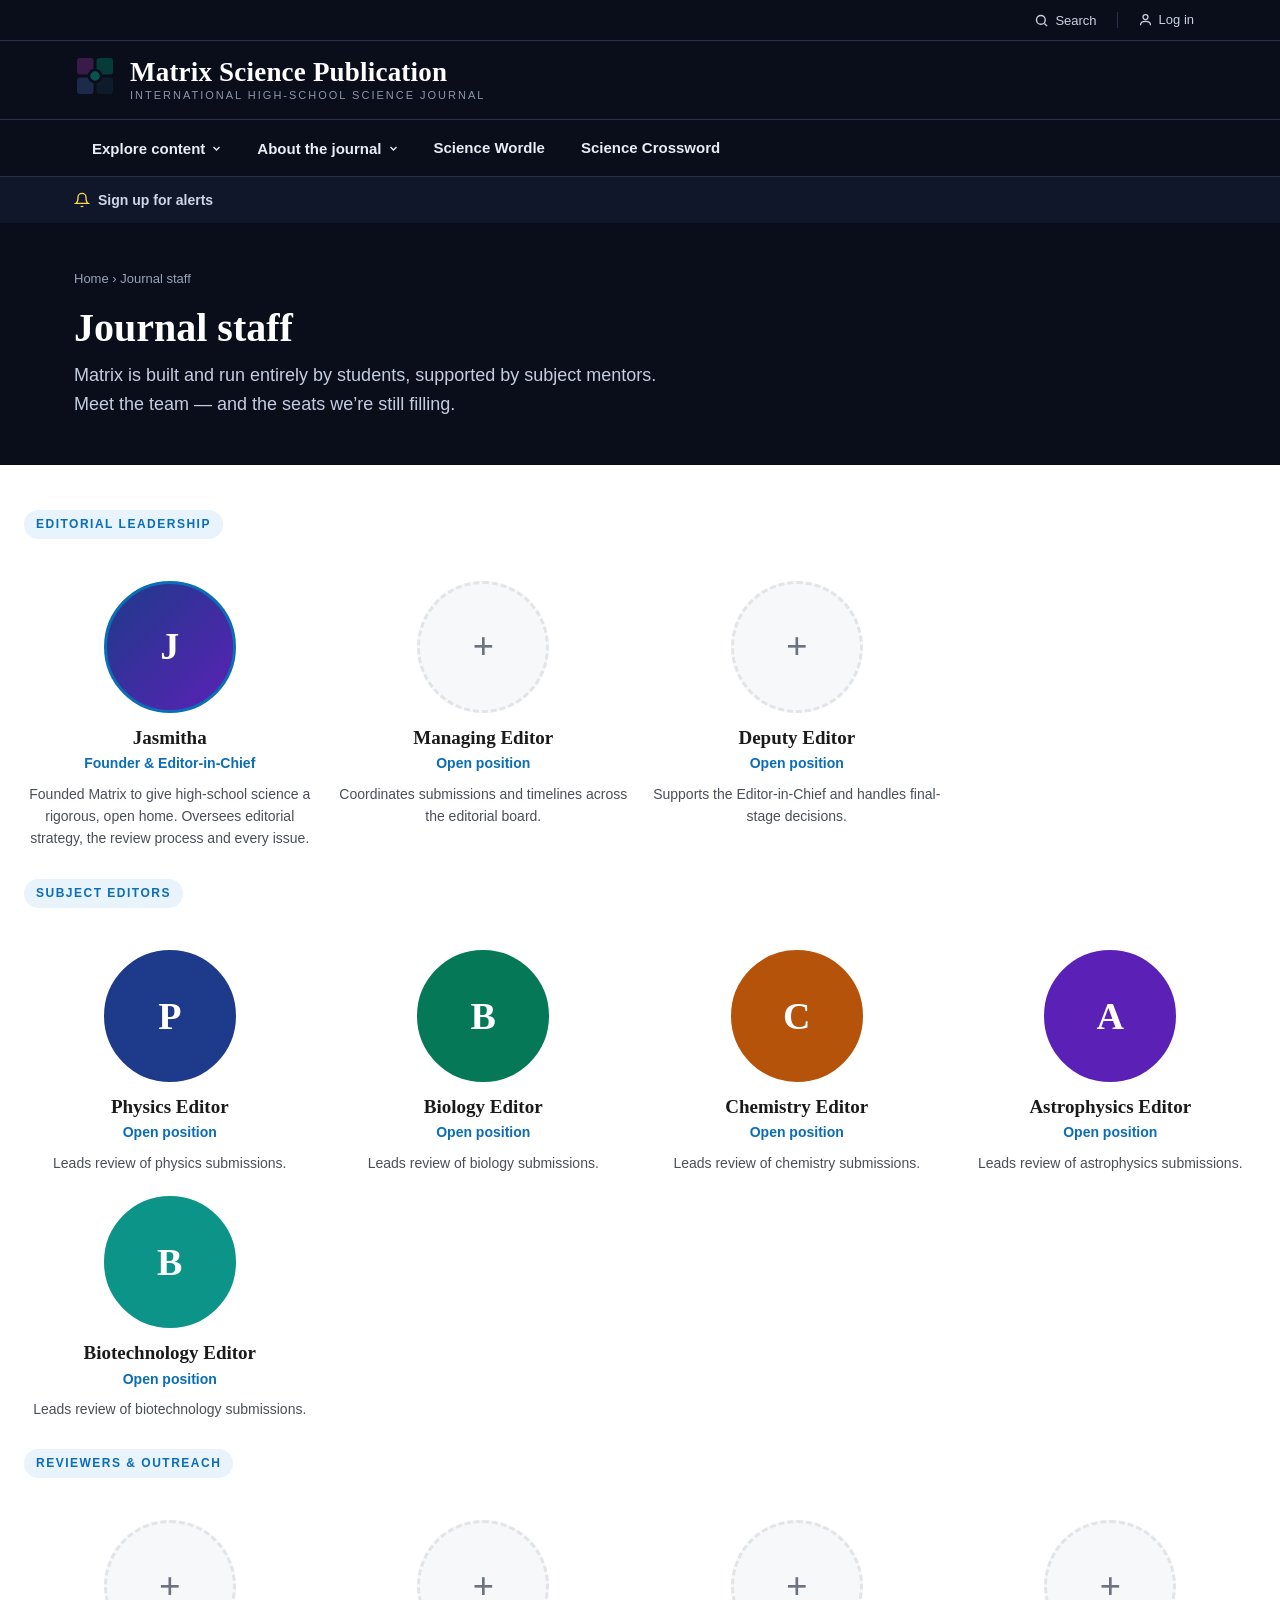
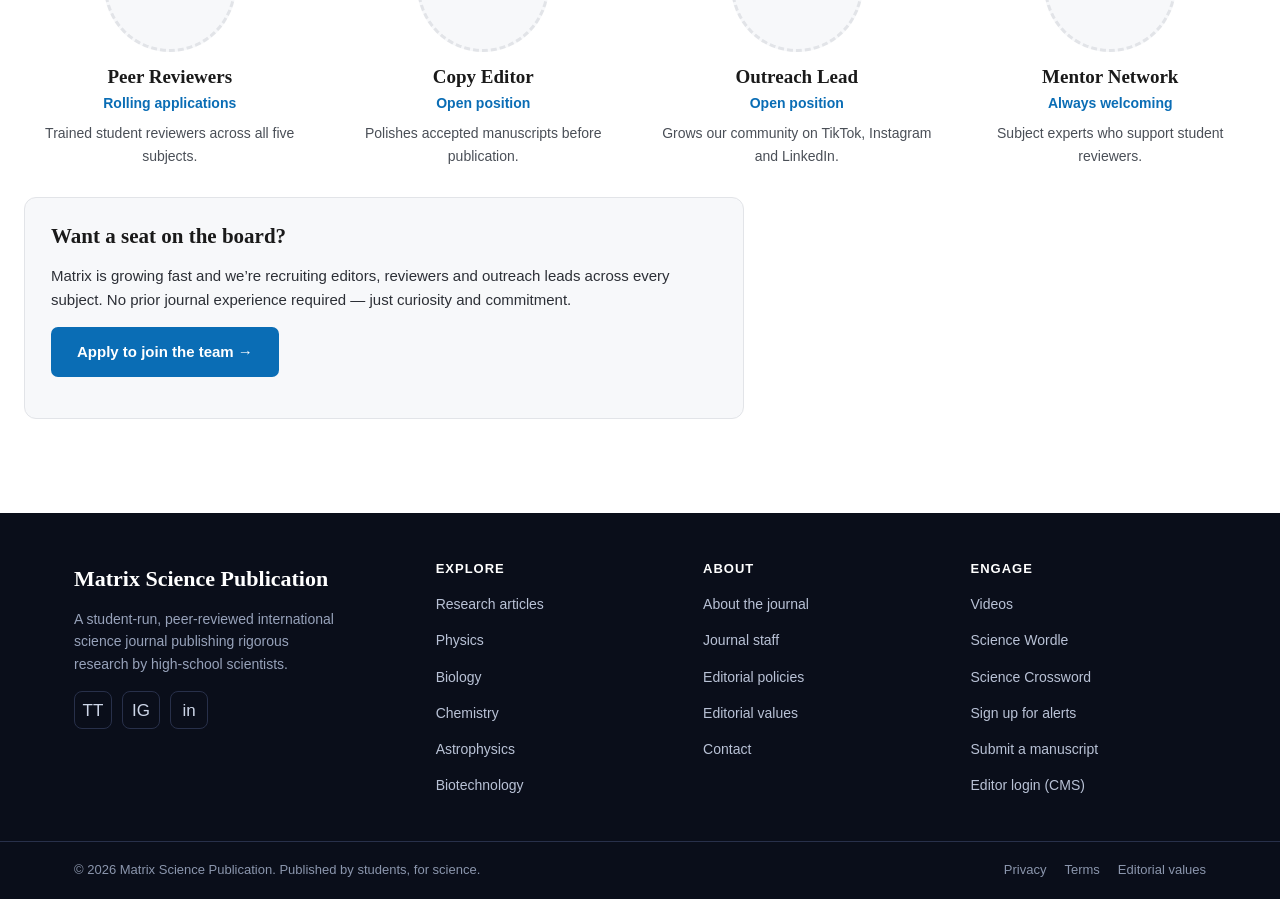
<file: team.html>
<!DOCTYPE html>
<html lang="en">
<head>
  <meta charset="UTF-8">
  <meta name="viewport" content="width=device-width, initial-scale=1.0">
  <title>Journal staff — Matrix Science Publication</title>
  <meta name="description" content="Meet the student editorial team behind Matrix Science Publication, founded and led by Editor-in-Chief Jasmitha.">
  <link rel="icon" href="assets/favicon.svg" type="image/svg+xml">
  <link rel="stylesheet" href="css/main.css">
</head>
<body>
  <div id="site-header"></div>

  <main id="main">
    <header class="page-hero">
      <div class="wrap">
        <div class="crumb"><a href="index.html">Home</a> › Journal staff</div>
        <h1>Journal staff</h1>
        <p>Matrix is built and run entirely by students, supported by subject mentors. Meet the team — and the seats we’re still filling.</p>
      </div>
    </header>

    <section class="section">
      <div class="wrap prose" style="max-width:none">
        <span class="lede-badge" id="editors">Editorial leadership</span>
        <div class="team-grid">
          <div class="team-card founder">
            <div class="team-avatar" style="background:linear-gradient(135deg,#1e3a8a,#5b21b6)">J</div>
            <h3>Jasmitha</h3>
            <div class="role">Founder &amp; Editor-in-Chief</div>
            <p class="bio">Founded Matrix to give high-school science a rigorous, open home. Oversees editorial strategy, the review process and every issue.</p>
          </div>
          <div class="team-card placeholder">
            <div class="team-avatar">+</div>
            <h3>Managing Editor</h3>
            <div class="role">Open position</div>
            <p class="bio">Coordinates submissions and timelines across the editorial board.</p>
          </div>
          <div class="team-card placeholder">
            <div class="team-avatar">+</div>
            <h3>Deputy Editor</h3>
            <div class="role">Open position</div>
            <p class="bio">Supports the Editor-in-Chief and handles final-stage decisions.</p>
          </div>
        </div>

        <span class="lede-badge">Subject editors</span>
        <div class="team-grid">
          <div class="team-card placeholder"><div class="team-avatar" style="background:#1e3a8a;color:#fff;border-style:solid;border-color:#1e3a8a">P</div><h3>Physics Editor</h3><div class="role">Open position</div><p class="bio">Leads review of physics submissions.</p></div>
          <div class="team-card placeholder"><div class="team-avatar" style="background:#047857;color:#fff;border-style:solid;border-color:#047857">B</div><h3>Biology Editor</h3><div class="role">Open position</div><p class="bio">Leads review of biology submissions.</p></div>
          <div class="team-card placeholder"><div class="team-avatar" style="background:#b45309;color:#fff;border-style:solid;border-color:#b45309">C</div><h3>Chemistry Editor</h3><div class="role">Open position</div><p class="bio">Leads review of chemistry submissions.</p></div>
          <div class="team-card placeholder"><div class="team-avatar" style="background:#5b21b6;color:#fff;border-style:solid;border-color:#5b21b6">A</div><h3>Astrophysics Editor</h3><div class="role">Open position</div><p class="bio">Leads review of astrophysics submissions.</p></div>
          <div class="team-card placeholder"><div class="team-avatar" style="background:#0d9488;color:#fff;border-style:solid;border-color:#0d9488">B</div><h3>Biotechnology Editor</h3><div class="role">Open position</div><p class="bio">Leads review of biotechnology submissions.</p></div>
        </div>

        <span class="lede-badge">Reviewers &amp; outreach</span>
        <div class="team-grid">
          <div class="team-card placeholder"><div class="team-avatar">+</div><h3>Peer Reviewers</h3><div class="role">Rolling applications</div><p class="bio">Trained student reviewers across all five subjects.</p></div>
          <div class="team-card placeholder"><div class="team-avatar">+</div><h3>Copy Editor</h3><div class="role">Open position</div><p class="bio">Polishes accepted manuscripts before publication.</p></div>
          <div class="team-card placeholder"><div class="team-avatar">+</div><h3>Outreach Lead</h3><div class="role">Open position</div><p class="bio">Grows our community on TikTok, Instagram and LinkedIn.</p></div>
          <div class="team-card placeholder"><div class="team-avatar">+</div><h3>Mentor Network</h3><div class="role">Always welcoming</div><p class="bio">Subject experts who support student reviewers.</p></div>
        </div>

        <div class="contact-aside" style="margin-top:30px;max-width:720px">
          <h3>Want a seat on the board?</h3>
          <p>Matrix is growing fast and we’re recruiting editors, reviewers and outreach leads across every subject. No prior journal experience required — just curiosity and commitment.</p>
          <p style="margin-top:14px"><a class="btn" href="contact.html#join">Apply to join the team →</a></p>
        </div>
      </div>
    </section>
  </main>

  <div id="site-footer"></div>

  <script src="js/data.js"></script>
  <script src="js/render.js"></script>
  <script src="js/components.js"></script>
</body>
</html>
</file>
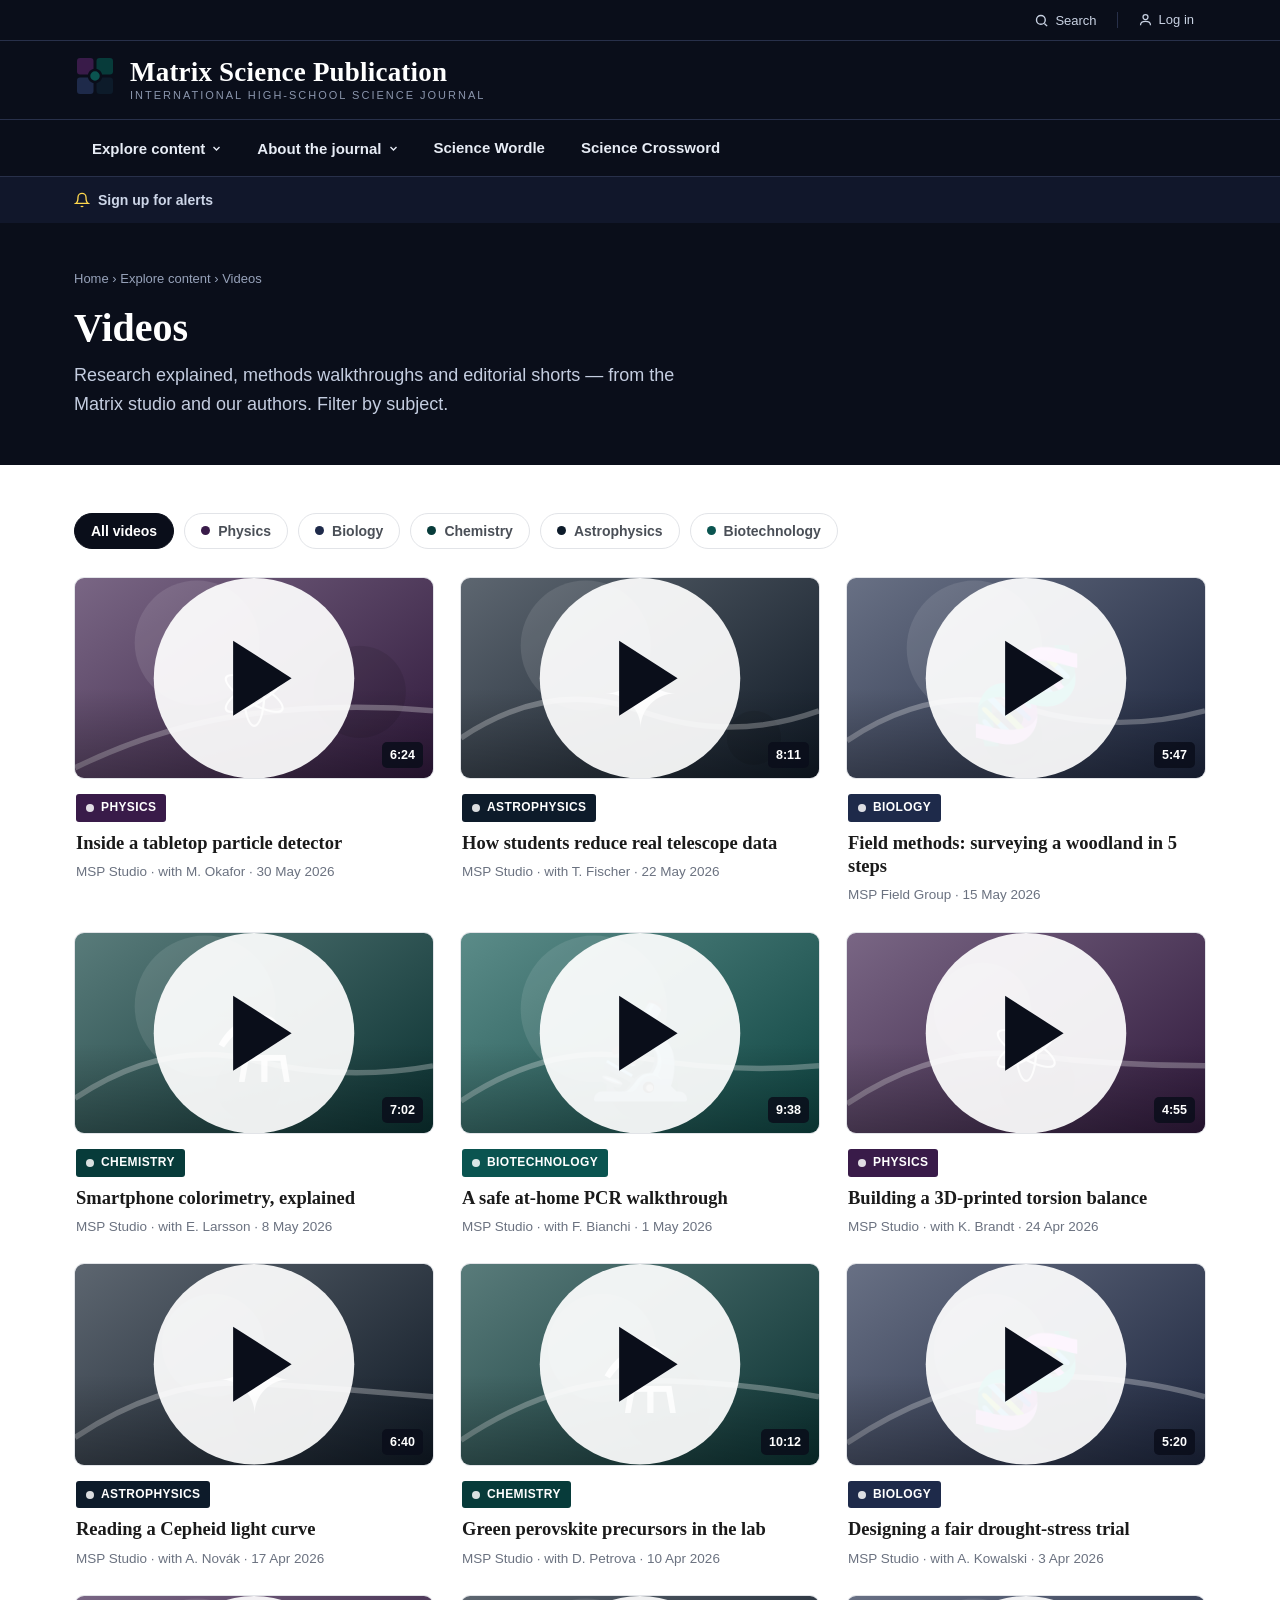
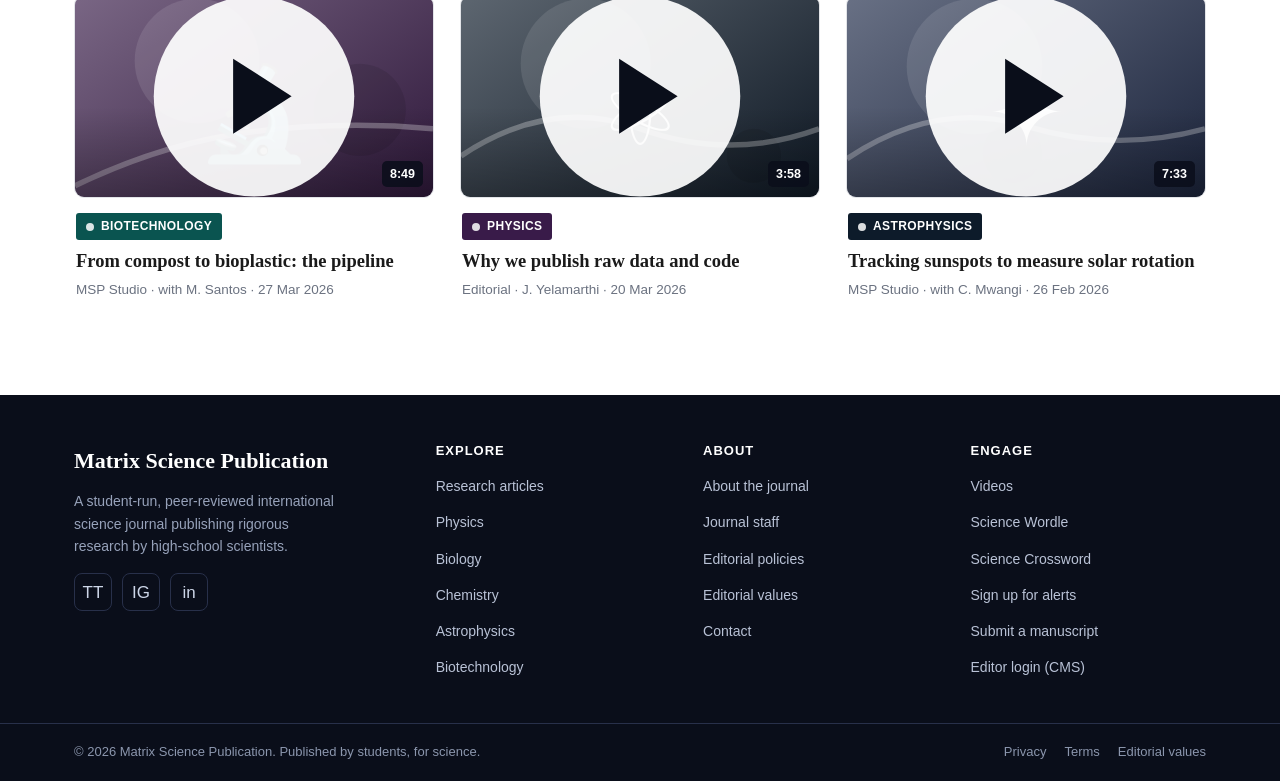
<file: videos.html>
<!DOCTYPE html>
<html lang="en">
<head>
  <meta charset="UTF-8">
  <meta name="viewport" content="width=device-width, initial-scale=1.0">
  <title>Videos — Matrix Science Publication</title>
  <meta name="description" content="Watch Matrix Science Publication videos — student research explained, methods walkthroughs and editorial shorts across physics, biology, chemistry, astrophysics and biotechnology.">
  <link rel="icon" href="assets/favicon.svg" type="image/svg+xml">
  <link rel="stylesheet" href="css/main.css">
</head>
<body>
  <div id="site-header"></div>

  <main id="main">
    <header class="page-hero">
      <div class="wrap">
        <div class="crumb"><a href="index.html">Home</a> › <a href="articles.html">Explore content</a> › Videos</div>
        <h1>Videos</h1>
        <p>Research explained, methods walkthroughs and editorial shorts — from the Matrix studio and our authors. Filter by subject.</p>
      </div>
    </header>

    <section class="section">
      <div class="wrap">
        <div class="video-filters" id="videoFilters" role="tablist" aria-label="Filter videos by subject"></div>
        <div class="video-grid" id="videoGrid"></div>
      </div>
    </section>
  </main>

  <div id="site-footer"></div>

  <script src="js/data.js"></script>
  <script src="js/render.js"></script>
  <script src="js/components.js"></script>
  <script src="js/videos.js"></script>
</body>
</html>
</file>
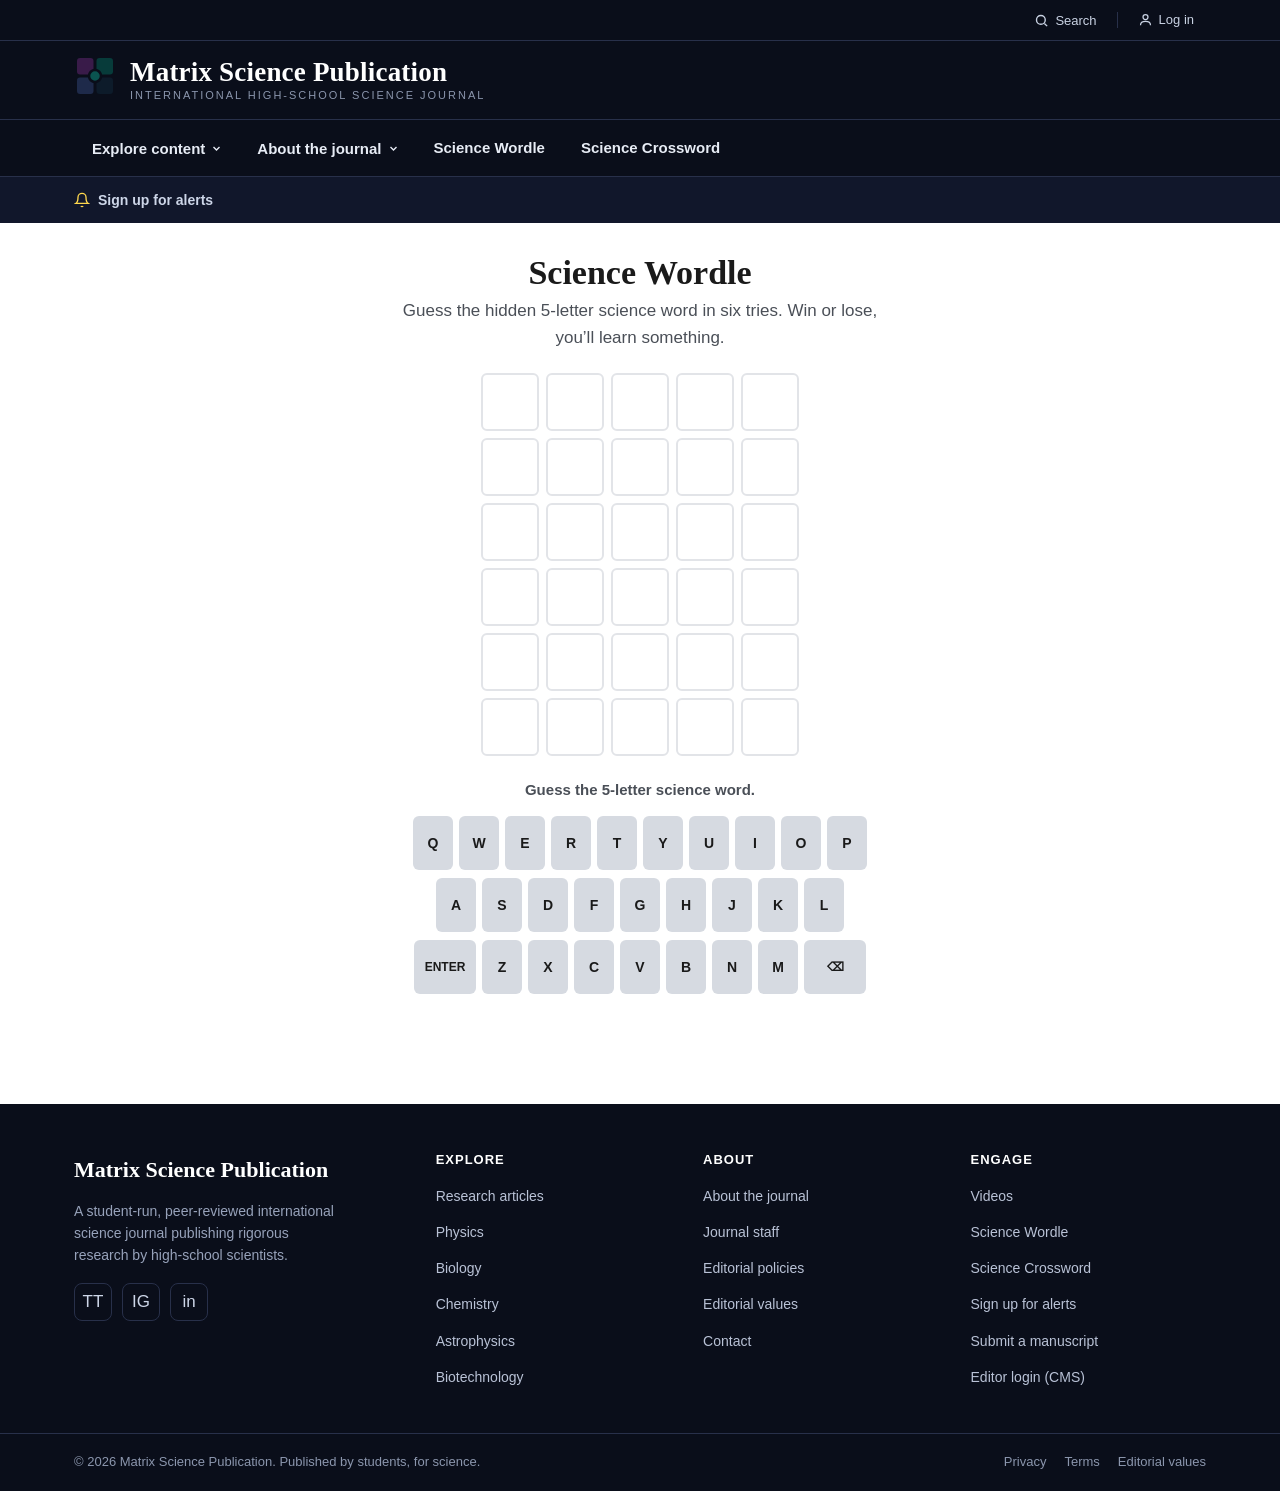
<file: wordle.html>
<!DOCTYPE html>
<html lang="en">
<head>
  <meta charset="UTF-8">
  <meta name="viewport" content="width=device-width, initial-scale=1.0">
  <title>Science Wordle — Matrix Science Publication</title>
  <meta name="description" content="Play Science Wordle: guess the 5-letter science word in six tries and learn a fun science fact.">
  <link rel="icon" href="assets/favicon.svg" type="image/svg+xml">
  <link rel="stylesheet" href="css/main.css">
</head>
<body>
  <div id="site-header"></div>

  <main id="main">
    <div class="wordle-wrap">
      <h1>Science Wordle</h1>
      <p class="tagline">Guess the hidden 5-letter science word in six tries. Win or lose, you’ll learn something.</p>

      <div class="wordle-board" id="wordleBoard" aria-label="Wordle board"></div>
      <div class="wordle-message" id="wordleMessage" role="status" aria-live="polite"></div>
      <div class="keyboard" id="keyboard" aria-label="On-screen keyboard"></div>

      <div class="fact-card" id="factCard" aria-live="polite"></div>
    </div>
  </main>

  <div id="site-footer"></div>

  <script src="js/data.js"></script>
  <script src="js/render.js"></script>
  <script src="js/components.js"></script>
  <script src="js/wordle.js"></script>
</body>
</html>
</file>
<file: css/main.css>
/* =========================================================
   Matrix Science Publication — Design System
   Editorial, Nature.com-inspired. Dark navy nav, clean white pages.
   ========================================================= */

:root {
  /* Core palette */
  --nav-bg: #0a0e1a;
  --nav-bg-2: #11172b;
  --nav-line: #28304a;
  --ink: #1a1a1a;
  --ink-soft: #4a4f57;
  --ink-faint: #6b7280;
  --rule: #e2e4e8;
  --rule-soft: #eef0f3;
  --paper: #ffffff;
  --paper-2: #f7f8fa;
  --link: #0a6db5;
  --link-hover: #064f85;
  --focus: #ffd84d;

  /* Subject colors */
  --physics: #1e3a8a;       /* deep blue */
  --biology: #047857;       /* emerald green */
  --chemistry: #b45309;     /* amber */
  --astrophysics: #5b21b6;  /* deep purple */
  --biotechnology: #0d9488; /* teal */

  /* Type */
  --serif: "Georgia", "Times New Roman", "Times", serif;
  --sans: -apple-system, BlinkMacSystemFont, "Segoe UI", Roboto, "Helvetica Neue", Helvetica, Arial, sans-serif;

  --maxw: 1180px;
  --shadow: 0 1px 3px rgba(16,24,40,.08), 0 1px 2px rgba(16,24,40,.06);
  --shadow-lg: 0 12px 30px rgba(16,24,40,.14);
}

* { box-sizing: border-box; }

html { -webkit-text-size-adjust: 100%; scroll-behavior: smooth; }

body {
  margin: 0;
  font-family: var(--sans);
  color: var(--ink);
  background: var(--paper);
  font-size: 17px;
  line-height: 1.6;
  -webkit-font-smoothing: antialiased;
  text-rendering: optimizeLegibility;
}

h1, h2, h3, h4 { font-family: var(--serif); font-weight: 700; line-height: 1.18; color: var(--ink); }

a { color: var(--link); text-decoration: none; }
a:hover { color: var(--link-hover); text-decoration: underline; }

img { max-width: 100%; display: block; }

.wrap { max-width: var(--maxw); margin: 0 auto; padding: 0 24px; }

:focus-visible { outline: 3px solid var(--focus); outline-offset: 2px; }

.visually-hidden {
  position: absolute !important; width: 1px; height: 1px;
  padding: 0; margin: -1px; overflow: hidden; clip: rect(0,0,0,0); white-space: nowrap; border: 0;
}

.skip-link {
  position: absolute; left: -999px; top: 0; z-index: 200;
  background: #fff; color: var(--ink); padding: 10px 16px; border-radius: 0 0 6px 0;
}
.skip-link:focus { left: 0; }

/* =========================================================
   HEADER / NAVIGATION
   ========================================================= */
.site-header { background: var(--nav-bg); color: #fff; position: relative; z-index: 100; }

/* utility (top) bar */
.util-bar { border-bottom: 1px solid var(--nav-line); }
.util-bar .wrap { display: flex; align-items: center; justify-content: flex-end; gap: 4px; height: 40px; }
.util-bar a, .util-bar button {
  color: #c9d2e3; font-family: var(--sans); font-size: 13px; background: none; border: 0;
  padding: 8px 12px; cursor: pointer; display: inline-flex; align-items: center; gap: 6px;
}
.util-bar a:hover, .util-bar button:hover { color: #fff; text-decoration: none; }
.util-bar .sep { width: 1px; height: 16px; background: var(--nav-line); margin: 0 4px; padding: 0; }

/* brand row */
.brand-row .wrap { display: flex; align-items: center; gap: 18px; min-height: 78px; padding-top: 12px; padding-bottom: 12px; }
.brand { display: flex; align-items: center; gap: 14px; text-decoration: none; color: #fff; }
.brand:hover { text-decoration: none; }
.brand .mark { flex: none; }
.brand .brand-text { display: flex; flex-direction: column; line-height: 1.05; }
.brand .brand-name { font-family: var(--serif); font-weight: 700; font-size: 27px; letter-spacing: .2px; color: #fff; }
.brand .brand-sub { font-family: var(--sans); font-size: 11px; letter-spacing: 2px; text-transform: uppercase; color: #8b96ad; margin-top: 4px; }

/* main nav row */
.main-nav { border-top: 1px solid var(--nav-line); }
.main-nav .wrap { display: flex; align-items: stretch; gap: 0; }
.nav-list { list-style: none; display: flex; margin: 0; padding: 0; flex-wrap: wrap; }
.nav-item { position: relative; }
.nav-trigger, .nav-link {
  font-family: var(--sans); font-size: 15px; font-weight: 600; color: #e7ecf5;
  background: none; border: 0; cursor: pointer; padding: 16px 18px; display: inline-flex;
  align-items: center; gap: 7px; height: 100%; text-decoration: none;
}
.nav-trigger:hover, .nav-link:hover, .nav-trigger[aria-expanded="true"] {
  color: #fff; background: var(--nav-bg-2); text-decoration: none;
}
.nav-trigger .caret { width: 9px; height: 9px; transition: transform .18s ease; }
.nav-trigger[aria-expanded="true"] .caret { transform: rotate(180deg); }

/* dropdown */
.dropdown {
  position: absolute; top: 100%; left: 0; min-width: 260px; background: #fff; color: var(--ink);
  border: 1px solid var(--rule); border-top: 3px solid var(--link); box-shadow: var(--shadow-lg);
  padding: 8px 0; display: none; z-index: 120; border-radius: 0 0 6px 6px;
}
.dropdown.open { display: block; }
.dropdown a {
  display: flex; align-items: center; gap: 10px; padding: 9px 18px; font-size: 14.5px;
  color: var(--ink); font-family: var(--sans);
}
.dropdown a:hover { background: var(--paper-2); color: var(--link); text-decoration: none; }
.dropdown .dd-head {
  font-size: 11px; letter-spacing: 1.5px; text-transform: uppercase; color: var(--ink-faint);
  padding: 12px 18px 6px; font-weight: 700;
}
.dropdown .dd-divider { height: 1px; background: var(--rule-soft); margin: 8px 0; }
.dropdown .dot { width: 9px; height: 9px; border-radius: 2px; flex: none; }
.dropdown a .ext { margin-left: auto; color: var(--ink-faint); }

/* alerts secondary bar */
.alert-bar { background: var(--nav-bg-2); border-top: 1px solid var(--nav-line); }
.alert-bar .wrap { display: flex; align-items: center; gap: 12px; min-height: 46px; }
.alert-bar a { color: #cdd6e8; font-size: 14px; display: inline-flex; align-items: center; gap: 8px; font-weight: 600; }
.alert-bar a:hover { color: #fff; text-decoration: none; }
.alert-bar .bell { color: var(--focus); }

/* mobile toggle */
.nav-toggle { display: none; margin-left: auto; background: none; border: 1px solid var(--nav-line);
  color: #fff; padding: 8px 12px; border-radius: 6px; cursor: pointer; font-size: 14px; }

/* search panel */
.search-panel {
  display: none; background: var(--nav-bg-2); border-top: 1px solid var(--nav-line);
}
.search-panel.open { display: block; }
.search-panel .wrap { padding: 16px 24px; }
.search-form { display: flex; gap: 8px; max-width: 680px; }
.search-form input {
  flex: 1; padding: 12px 14px; font-size: 16px; border: 1px solid var(--nav-line);
  border-radius: 6px; background: #fff; color: var(--ink); font-family: var(--sans);
}
.search-form button {
  padding: 12px 22px; background: var(--link); color: #fff; border: 0; border-radius: 6px;
  font-weight: 600; cursor: pointer; font-size: 15px;
}
.search-form button:hover { background: var(--link-hover); }

/* =========================================================
   HERO — GEODE
   ========================================================= */
.hero {
  position: relative; overflow: hidden; color: #fff; isolation: isolate;
  background:
    radial-gradient(900px 520px at 62% 48%, rgba(70,52,110,.28) 0%, rgba(20,28,58,.10) 42%, rgba(0,0,0,0) 70%),
    linear-gradient(160deg, #0a0e1a 0%, #090c16 45%, #060810 100%);
}
/* faint radial light bloom behind the geode */
.hero::before {
  content: ""; position: absolute; z-index: 0; pointer-events: none;
  width: 760px; height: 760px; right: 4%; top: 50%; transform: translateY(-50%);
  background: radial-gradient(circle, rgba(150,170,255,.20) 0%, rgba(120,90,200,.12) 32%, rgba(10,14,26,0) 66%);
  filter: blur(6px);
}
/* subtle film grain / noise overlay */
.hero::after {
  content: ""; position: absolute; inset: 0; z-index: 0; pointer-events: none; opacity: .5;
  mix-blend-mode: soft-light;
  background-image: url("data:image/svg+xml,%3Csvg xmlns='http://www.w3.org/2000/svg' width='160' height='160'%3E%3Cfilter id='n'%3E%3CfeTurbulence type='fractalNoise' baseFrequency='0.9' numOctaves='2' stitchTiles='stitch'/%3E%3CfeColorMatrix type='saturate' values='0'/%3E%3C/filter%3E%3Crect width='100%25' height='100%25' filter='url(%23n)' opacity='0.6'/%3E%3C/svg%3E");
  background-size: 220px 220px;
}
.hero .wrap { position: relative; z-index: 1; padding-top: 60px; padding-bottom: 60px; display: grid; grid-template-columns: 1.02fr 1fr; gap: 40px; align-items: center; }
.hero-copy h1 { font-size: 46px; color: #fff; margin: 0 0 16px; letter-spacing: -.5px; }
.hero-copy .lede { font-size: 19px; color: #c4cde0; max-width: 36ch; margin: 0 0 26px; }
.hero-copy .hint { font-size: 14px; color: #8b96ad; display: inline-flex; align-items: center; gap: 8px; }
.hero-copy .hint .pulse { width: 9px; height: 9px; border-radius: 50%; background: var(--focus); box-shadow: 0 0 0 0 rgba(255,216,77,.6); animation: pulse 1.8s infinite; }
@keyframes pulse { 0%{box-shadow:0 0 0 0 rgba(255,216,77,.55)} 70%{box-shadow:0 0 0 14px rgba(255,216,77,0)} 100%{box-shadow:0 0 0 0 rgba(255,216,77,0)} }

.geode-stage { position: relative; width: 100%; height: 480px; max-height: 72vh; display: flex; align-items: center; justify-content: center; touch-action: pan-y; }
.geode-stage canvas { width: 100% !important; height: 100% !important; display: block; }
.geode-svg { width: 100%; max-width: 460px; height: auto; cursor: pointer; overflow: visible; }
/* fallback grid when WebGL is unavailable */
.geode-fallback { display: grid; grid-template-columns: repeat(2, 1fr); gap: 12px; width: 100%; max-width: 420px; }
.geode-fallback a { display: flex; align-items: center; gap: 10px; padding: 16px; border-radius: 10px; color: #fff; font-family: var(--sans); font-weight: 700; text-decoration: none; box-shadow: var(--shadow); }
.geode-fallback a:hover { filter: brightness(1.1); text-decoration: none; color: #fff; }
.geode-fallback a span { font-size: 22px; }
.geode-fallback a:last-child:nth-child(odd) { grid-column: 1 / -1; }
.geode-shell { transition: transform 1.05s cubic-bezier(.16,.84,.34,1), opacity .8s ease; transform-box: fill-box; transform-origin: center; }
.geode.cracked .shell-left { transform: translateX(-26%) rotate(-13deg); }
.geode.cracked .shell-right { transform: translateX(26%) rotate(13deg); }
.geode-crystal {
  cursor: pointer; opacity: 0; transform: scale(.35); transform-box: fill-box; transform-origin: center;
  transition: opacity .5s ease, transform .6s cubic-bezier(.18,.9,.32,1.2), filter .25s ease;
}
.geode.cracked .geode-crystal { opacity: 1; transform: scale(1); }
.geode-crystal:hover { filter: brightness(1.25) drop-shadow(0 0 10px currentColor); }
.geode-label { font-family: var(--sans); font-size: 12.5px; font-weight: 700; fill: #fff; opacity: 0; transition: opacity .5s ease .25s; pointer-events: none; }
.geode.cracked .geode-label { opacity: 1; }
.geode-glow { opacity: 0; transition: opacity 1.1s ease; }
.geode.cracked .geode-glow { opacity: .9; }

/* =========================================================
   SECTION + ARTICLE LIST (Nature style)
   ========================================================= */
.section { padding: 44px 0; }
.section-alt { background: var(--paper-2); }
.section-head { display: flex; align-items: baseline; justify-content: space-between; gap: 16px; border-bottom: 2px solid var(--ink); padding-bottom: 10px; margin-bottom: 8px; }
.section-head h2 { font-size: 28px; margin: 0; }
.section-head .more { font-family: var(--sans); font-size: 14px; font-weight: 600; }

.filters { display: flex; flex-wrap: wrap; gap: 14px; align-items: flex-end; margin: 22px 0 6px; }
.filter { display: flex; flex-direction: column; gap: 6px; }
.filter label { font-size: 12px; font-weight: 700; letter-spacing: .6px; text-transform: uppercase; color: var(--ink-faint); }
.filter select {
  appearance: none; -webkit-appearance: none; font-family: var(--sans); font-size: 15px;
  padding: 10px 38px 10px 14px; border: 1px solid var(--rule); border-radius: 6px; background: #fff;
  color: var(--ink); cursor: pointer; min-width: 190px;
  background-image: url("data:image/svg+xml;utf8,<svg xmlns='http://www.w3.org/2000/svg' width='12' height='12' viewBox='0 0 12 12'><path d='M2 4l4 4 4-4' fill='none' stroke='%236b7280' stroke-width='1.6'/></svg>");
  background-repeat: no-repeat; background-position: right 14px center;
}
.filter select:focus { border-color: var(--link); }
.filter-count { font-size: 14px; color: var(--ink-faint); margin-left: auto; align-self: center; }

.article-list { list-style: none; margin: 8px 0 0; padding: 0; }
.article-row {
  display: grid; grid-template-columns: 1fr 132px; gap: 22px; padding: 22px 0; border-bottom: 1px solid var(--rule);
}
.article-row .meta { display: flex; align-items: center; gap: 10px; flex-wrap: wrap; margin-bottom: 9px; }
.subject-tag {
  display: inline-flex; align-items: center; gap: 7px; font-family: var(--sans); font-size: 12px; font-weight: 700;
  letter-spacing: .4px; text-transform: uppercase; color: #fff; padding: 4px 10px; border-radius: 3px; text-decoration: none;
}
.subject-tag:hover { text-decoration: none; filter: brightness(1.08); color:#fff; }
.subject-tag .dot { width: 8px; height: 8px; border-radius: 50%; background: rgba(255,255,255,.85); }
.article-type { font-family: var(--sans); font-size: 13px; font-weight: 700; color: var(--ink-soft); text-transform: uppercase; letter-spacing: .5px; }
.article-date { font-family: var(--sans); font-size: 13.5px; color: var(--ink-faint); }
.article-row h3 { font-size: 21px; margin: 0 0 7px; line-height: 1.25; }
.article-row h3 a { color: var(--ink); }
.article-row h3 a:hover { color: var(--link); text-decoration: none; }
.article-row .summary { font-family: var(--sans); font-size: 15.5px; color: var(--ink-soft); margin: 0 0 8px; }
.article-row .byline { font-family: var(--sans); font-size: 13.5px; color: var(--ink-faint); }
.article-thumb { width: 132px; height: 96px; border-radius: 6px; overflow: hidden; background: var(--paper-2); border: 1px solid var(--rule); }
.article-thumb img, .article-thumb svg { width: 100%; height: 100%; object-fit: cover; }
.empty-state { padding: 40px 0; color: var(--ink-faint); font-family: var(--sans); }

/* subject cards strip */
.subject-strip { display: grid; grid-template-columns: repeat(5,1fr); gap: 16px; margin-top: 26px; }
.subject-card {
  position: relative; border-radius: 10px; overflow: hidden; min-height: 150px; color: #fff;
  display: flex; flex-direction: column; justify-content: flex-end; padding: 18px; text-decoration: none;
  box-shadow: var(--shadow); transition: transform .2s ease, box-shadow .2s ease;
}
.subject-card:hover { transform: translateY(-4px); box-shadow: var(--shadow-lg); text-decoration: none; color: #fff; }
.subject-card .sc-name { font-family: var(--serif); font-weight: 700; font-size: 21px; position: relative; }
.subject-card .sc-count { font-family: var(--sans); font-size: 13px; opacity: .85; position: relative; }
.subject-card .sc-icon { position: absolute; top: 14px; right: 14px; opacity: .9; }

/* =========================================================
   PAGE HEADER / GENERIC CONTENT
   ========================================================= */
.page-hero { background: var(--nav-bg); color: #fff; padding: 46px 0; }
.page-hero.subject { padding: 54px 0; }
.page-hero h1 { color: #fff; font-size: 40px; margin: 0 0 10px; }
.page-hero .crumb { font-family: var(--sans); font-size: 13px; color: #97a2ba; margin-bottom: 14px; }
.page-hero .crumb a { color: #97a2ba; }
.page-hero .crumb a:hover { color: #fff; }
.page-hero p { color: #c4cde0; font-family: var(--sans); font-size: 18px; max-width: 60ch; margin: 0; }

.prose { max-width: 760px; }
.prose p { font-family: var(--sans); font-size: 17px; color: #2c2f36; }
.prose h2 { font-size: 27px; margin: 38px 0 12px; }
.prose h3 { font-size: 21px; margin: 28px 0 8px; }
.prose ul, .prose ol { font-family: var(--sans); color: #2c2f36; padding-left: 22px; }
.prose li { margin: 8px 0; }
.lead { font-size: 20px !important; color: #1a1a1a !important; }

/* editorial steps */
.steps { list-style: none; counter-reset: step; padding: 0; margin: 26px 0; max-width: 820px; }
.steps li { counter-increment: step; position: relative; padding: 20px 20px 20px 76px; border: 1px solid var(--rule); border-radius: 10px; margin-bottom: 14px; background: #fff; }
.steps li::before {
  content: counter(step); position: absolute; left: 18px; top: 18px; width: 42px; height: 42px;
  background: var(--link); color: #fff; border-radius: 50%; display: flex; align-items: center; justify-content: center;
  font-family: var(--serif); font-weight: 700; font-size: 20px;
}
.steps li h3 { margin: 2px 0 6px; font-size: 19px; }
.steps li p { margin: 0; font-family: var(--sans); font-size: 15.5px; color: var(--ink-soft); }

/* feature cards */
.card-grid { display: grid; grid-template-columns: repeat(auto-fit,minmax(240px,1fr)); gap: 18px; margin: 26px 0; }
.feature-card { border: 1px solid var(--rule); border-radius: 10px; padding: 22px; background: #fff; }
.feature-card h3 { margin: 0 0 8px; font-size: 19px; }
.feature-card p { font-family: var(--sans); font-size: 15px; color: var(--ink-soft); margin: 0; }
.feature-card .ic { font-size: 26px; margin-bottom: 10px; }

/* team */
.team-grid { display: grid; grid-template-columns: repeat(auto-fill,minmax(230px,1fr)); gap: 22px; margin: 28px 0; }
.team-card { text-align: center; }
.team-avatar {
  width: 132px; height: 132px; border-radius: 50%; margin: 0 auto 14px; overflow: hidden; background: var(--paper-2);
  border: 3px solid var(--rule); display: flex; align-items: center; justify-content: center;
  font-family: var(--serif); font-size: 38px; font-weight: 700; color: #fff;
}
.team-card h3 { margin: 0 0 3px; font-size: 19px; }
.team-card .role { font-family: var(--sans); font-size: 14px; font-weight: 700; color: var(--link); }
.team-card .bio { font-family: var(--sans); font-size: 14px; color: var(--ink-soft); margin: 8px 0 0; }
.team-card.placeholder .team-avatar { background: var(--paper-2); color: var(--ink-faint); border-style: dashed; }
.team-card.founder .team-avatar { border-color: var(--link); }

/* badge / lozenge */
.lede-badge { display:inline-block; font-family: var(--sans); font-size: 12px; font-weight: 700; letter-spacing: 1.5px; text-transform: uppercase; color: var(--link); background: #e8f3fb; padding: 5px 12px; border-radius: 999px; margin-bottom: 14px; }

/* =========================================================
   CONTACT FORM
   ========================================================= */
.form-grid { display: grid; grid-template-columns: 1.2fr .9fr; gap: 44px; align-items: start; }
.form-field { margin-bottom: 18px; display: flex; flex-direction: column; gap: 7px; }
.form-field label { font-family: var(--sans); font-size: 14px; font-weight: 700; color: var(--ink); }
.form-field .req { color: #c0392b; }
.form-field input, .form-field select, .form-field textarea {
  font-family: var(--sans); font-size: 16px; padding: 12px 14px; border: 1px solid var(--rule); border-radius: 7px;
  background: #fff; color: var(--ink); width: 100%;
}
.form-field textarea { min-height: 160px; resize: vertical; }
.form-field input:focus, .form-field select:focus, .form-field textarea:focus { border-color: var(--link); outline: none; box-shadow: 0 0 0 3px rgba(10,109,181,.15); }
.form-field select { appearance:none; -webkit-appearance:none; background-image: url("data:image/svg+xml;utf8,<svg xmlns='http://www.w3.org/2000/svg' width='12' height='12' viewBox='0 0 12 12'><path d='M2 4l4 4 4-4' fill='none' stroke='%236b7280' stroke-width='1.6'/></svg>"); background-repeat:no-repeat; background-position: right 14px center; }
.btn {
  display: inline-flex; align-items: center; gap: 8px; font-family: var(--sans); font-size: 16px; font-weight: 700;
  background: var(--link); color: #fff; border: 0; border-radius: 7px; padding: 13px 26px; cursor: pointer; text-decoration: none;
}
.btn:hover { background: var(--link-hover); color: #fff; text-decoration: none; }
.btn.ghost { background: transparent; color: var(--link); border: 1.5px solid var(--link); }
.btn.ghost:hover { background: #eaf4fb; color: var(--link-hover); }
.form-note { font-family: var(--sans); font-size: 13.5px; color: var(--ink-faint); margin-top: 10px; }
.form-msg { font-family: var(--sans); font-size: 15px; padding: 14px 16px; border-radius: 8px; margin-top: 16px; display: none; }
.form-msg.show { display: block; }
.form-msg.ok { background: #e7f6ec; color: #176a37; border: 1px solid #b6e2c4; }
.contact-aside { background: var(--paper-2); border: 1px solid var(--rule); border-radius: 12px; padding: 26px; }
.contact-aside h3 { margin-top: 0; }
.contact-aside p, .contact-aside a { font-family: var(--sans); font-size: 15px; }

/* =========================================================
   WORDLE
   ========================================================= */
.wordle-wrap { max-width: 560px; margin: 0 auto; padding: 30px 24px 60px; text-align: center; }
.wordle-wrap h1 { font-size: 34px; margin: 0 0 4px; }
.wordle-wrap .tagline { font-family: var(--sans); color: var(--ink-soft); margin: 0 0 22px; }
.wordle-board { display: grid; grid-template-rows: repeat(6, 1fr); gap: 7px; justify-content: center; margin-bottom: 22px; }
.wordle-row { display: grid; grid-template-columns: repeat(5, 58px); gap: 7px; }
.wordle-tile {
  width: 58px; height: 58px; display: flex; align-items: center; justify-content: center;
  font-family: var(--sans); font-size: 30px; font-weight: 700; text-transform: uppercase; color: var(--ink);
  border: 2px solid var(--rule); border-radius: 6px; background: #fff; user-select: none;
}
.wordle-tile.filled { border-color: #9aa0aa; animation: pop .1s ease; }
@keyframes pop { 0%{transform:scale(.9)} 100%{transform:scale(1)} }
.wordle-tile.flip { animation: flip .55s ease forwards; }
@keyframes flip { 0%{transform:rotateX(0)} 50%{transform:rotateX(90deg)} 100%{transform:rotateX(0)} }
.wordle-tile.correct { background: #2e9e5b; border-color: #2e9e5b; color: #fff; }
.wordle-tile.present { background: #e3b53d; border-color: #e3b53d; color: #fff; }
.wordle-tile.absent  { background: #7c828c; border-color: #7c828c; color: #fff; }
.wordle-tile.shake { animation: shake .4s ease; }
@keyframes shake { 0%,100%{transform:translateX(0)} 20%{transform:translateX(-6px)} 40%{transform:translateX(6px)} 60%{transform:translateX(-5px)} 80%{transform:translateX(5px)} }

.wordle-message { font-family: var(--sans); font-size: 15px; min-height: 22px; margin-bottom: 14px; color: var(--ink-soft); font-weight: 600; }

.keyboard { display: flex; flex-direction: column; gap: 8px; align-items: center; }
.keyboard-row { display: flex; gap: 6px; justify-content: center; }
.key {
  font-family: var(--sans); font-weight: 700; font-size: 14px; text-transform: uppercase;
  min-width: 40px; height: 54px; border: 0; border-radius: 6px; background: #d6dae1; color: var(--ink);
  cursor: pointer; display: flex; align-items: center; justify-content: center; padding: 0 6px;
  transition: opacity .5s ease, transform .5s ease, background .2s ease, margin .5s ease, min-width .5s ease;
}
.key:hover { background: #c4c9d2; }
.key.wide { min-width: 62px; font-size: 12px; }
.key.correct { background: #2e9e5b; color: #fff; }
.key.present { background: #e3b53d; color: #fff; }
.key.absent {
  /* gray letters fade out and collapse away so only letters still in play remain */
  opacity: 0; transform: scale(.4); min-width: 0; width: 0; padding: 0; margin: 0;
  pointer-events: none; overflow: hidden;
}

.fact-card {
  margin-top: 26px; text-align: left; border: 1px solid var(--rule); border-left: 5px solid var(--link);
  border-radius: 10px; padding: 20px 22px; background: var(--paper-2); display: none;
}
.fact-card.show { display: block; animation: rise .4s ease; }
@keyframes rise { from{opacity:0; transform: translateY(10px)} to{opacity:1; transform:none} }
.fact-card .fact-label { font-family: var(--sans); font-size: 12px; font-weight: 700; letter-spacing: 1.4px; text-transform: uppercase; color: var(--link); }
.fact-card .fact-word { font-family: var(--serif); font-size: 26px; font-weight: 700; margin: 6px 0; }
.fact-card p { font-family: var(--sans); font-size: 15.5px; color: var(--ink-soft); margin: 0; }
.fact-card .btn { margin-top: 16px; }

/* =========================================================
   FOOTER
   ========================================================= */
.site-footer { background: var(--nav-bg); color: #c4cde0; margin-top: 50px; }
.footer-main { padding: 48px 0 34px; }
.footer-grid { display: grid; grid-template-columns: 1.4fr repeat(3, 1fr); gap: 32px; }
.footer-brand .brand-name { font-family: var(--serif); font-weight: 700; font-size: 22px; color: #fff; }
.footer-brand p { font-family: var(--sans); font-size: 14px; color: #97a2ba; max-width: 34ch; margin: 12px 0 16px; }
.footer-col h4 { font-family: var(--sans); font-size: 13px; letter-spacing: 1px; text-transform: uppercase; color: #fff; margin: 0 0 14px; }
.footer-col ul { list-style: none; padding: 0; margin: 0; }
.footer-col li { margin-bottom: 9px; }
.footer-col a { font-family: var(--sans); font-size: 14px; color: #b9c2d6; }
.footer-col a:hover { color: #fff; text-decoration: none; }
.social-row { display: flex; gap: 10px; margin-top: 6px; }
.social-row a { width: 38px; height: 38px; border: 1px solid var(--nav-line); border-radius: 8px; display: flex; align-items: center; justify-content: center; color: #cdd6e8; }
.social-row a:hover { background: var(--nav-bg-2); color: #fff; text-decoration: none; }
.footer-bottom { border-top: 1px solid var(--nav-line); padding: 18px 0; }
.footer-bottom .wrap { display: flex; flex-wrap: wrap; gap: 12px; justify-content: space-between; align-items: center; }
.footer-bottom p { font-family: var(--sans); font-size: 13px; color: #8b96ad; margin: 0; }
.footer-bottom .legal { display: flex; gap: 18px; flex-wrap: wrap; }
.footer-bottom .legal a { font-size: 13px; color: #8b96ad; }

/* =========================================================
   VIDEOS
   ========================================================= */
.video-filters { display: flex; flex-wrap: wrap; gap: 10px; margin: 4px 0 28px; }
.video-tag {
  font-family: var(--sans); font-size: 14px; font-weight: 600; color: var(--ink-soft);
  background: #fff; border: 1px solid var(--rule); border-radius: 999px; padding: 9px 16px; cursor: pointer;
  display: inline-flex; align-items: center; gap: 8px; transition: all .15s ease;
}
.video-tag:hover { border-color: var(--tag); color: var(--ink); }
.video-tag .tdot { width: 9px; height: 9px; border-radius: 50%; }
.video-tag.active { background: var(--tag); color: #fff; border-color: var(--tag); }
.video-tag.active .tdot { background: #fff !important; }

.video-grid { display: grid; grid-template-columns: repeat(auto-fill, minmax(290px, 1fr)); gap: 26px; }
.video-card { display: flex; flex-direction: column; }
.video-thumb {
  position: relative; display: block; border-radius: 10px; overflow: hidden; aspect-ratio: 16 / 9;
  background: var(--paper-2); border: 1px solid var(--rule);
}
.video-thumb svg { width: 100%; height: 100%; object-fit: cover; }
.video-thumb::after { content: ""; position: absolute; inset: 0; background: linear-gradient(180deg, rgba(0,0,0,0) 55%, rgba(0,0,0,.28) 100%); }
.video-play { position: absolute; inset: 0; display: flex; align-items: center; justify-content: center; z-index: 2; transition: transform .18s ease; }
.video-thumb:hover .video-play { transform: scale(1.12); }
.video-duration { position: absolute; right: 10px; bottom: 10px; z-index: 2; background: rgba(10,14,26,.85); color: #fff; font-family: var(--sans); font-size: 12.5px; font-weight: 600; padding: 3px 8px; border-radius: 5px; }
.video-body { padding: 14px 2px 0; }
.video-body h3 { font-size: 18.5px; margin: 10px 0 6px; line-height: 1.25; }
.video-body h3 a { color: var(--ink); }
.video-body h3 a:hover { color: var(--link); text-decoration: none; }
.video-meta { font-family: var(--sans); font-size: 13.5px; color: var(--ink-faint); margin: 0; }

/* =========================================================
   RESPONSIVE
   ========================================================= */
@media (max-width: 960px) {
  .hero .wrap { grid-template-columns: 1fr; text-align: center; }
  .hero-copy .lede { margin-left: auto; margin-right: auto; }
  .geode-stage { order: -1; height: 380px; }
  .subject-strip { grid-template-columns: repeat(2,1fr); }
  .form-grid { grid-template-columns: 1fr; }
  .footer-grid { grid-template-columns: 1fr 1fr; }
}
@media (max-width: 760px) {
  body { font-size: 16px; }
  .nav-toggle { display: inline-flex; align-items: center; }
  .main-nav .wrap { display: block; }
  .nav-list { display: none; flex-direction: column; padding: 6px 0 12px; }
  .nav-list.open { display: flex; }
  .nav-item { width: 100%; }
  .nav-trigger, .nav-link { width: 100%; justify-content: space-between; padding: 14px 4px; }
  .dropdown { position: static; display: none; box-shadow: none; border: 0; border-top: 0;
    background: var(--nav-bg-2); border-radius: 0; padding: 0 0 8px; min-width: 0; }
  .dropdown.open { display: block; }
  .dropdown a, .dropdown .dd-head { color: #cdd6e8; padding-left: 18px; }
  .dropdown a:hover { background: var(--nav-bg); color: #fff; }
  .dropdown .dd-divider { background: var(--nav-line); }
  .brand-row .wrap { min-height: 64px; }
  .brand .brand-name { font-size: 22px; }
  .hero-copy h1 { font-size: 34px; }
  .article-row { grid-template-columns: 1fr; }
  .article-thumb { width: 100%; height: 170px; order: -1; }
  .subject-strip { grid-template-columns: 1fr; }
  .footer-grid { grid-template-columns: 1fr; }
  .wordle-row { grid-template-columns: repeat(5, 50px); }
  .wordle-tile { width: 50px; height: 50px; font-size: 26px; }
  .key { min-width: 30px; height: 48px; }
  .key.wide { min-width: 48px; }
  .section-head { flex-direction: column; align-items: flex-start; gap: 4px; }
}
@media (max-width: 380px) {
  .wordle-row { grid-template-columns: repeat(5, 44px); }
  .wordle-tile { width: 44px; height: 44px; font-size: 22px; }
}
</file>
<file: css/crossword.css>
/* =========================================================
   Science Crossword — scoped under .xword
   ========================================================= */
.xword { display: grid; grid-template-columns: minmax(0, 1fr) 360px; gap: 36px; align-items: start; }
.xword-main { min-width: 0; }

.xword-toolbar { display: flex; align-items: center; justify-content: space-between; gap: 12px; margin-bottom: 14px; }
.xword-timer { font-family: var(--sans); font-variant-numeric: tabular-nums; font-size: 18px; font-weight: 700; color: var(--ink-soft); background: var(--paper-2); border: 1px solid var(--rule); border-radius: 8px; padding: 6px 12px; }
.xword-buttons { display: flex; gap: 8px; }
.xword-buttons .btn { padding: 9px 16px; font-size: 14px; }

.xword-cluebar { display: flex; align-items: stretch; gap: 0; background: #e8f3fb; border: 1px solid #cfe6f6; border-radius: 8px; margin-bottom: 14px; overflow: hidden; }
.xword-cluebar-text { flex: 1; padding: 13px 14px; font-family: var(--sans); font-size: 15.5px; font-weight: 600; color: var(--ink); display: flex; align-items: center; }
.xword-prev, .xword-next { border: 0; background: transparent; color: var(--link); font-size: 22px; width: 46px; cursor: pointer; }
.xword-prev:hover, .xword-next:hover { background: #d6eaf8; }
.xword-prev { border-right: 1px solid #cfe6f6; }
.xword-next { border-left: 1px solid #cfe6f6; }

.xword-board-wrap { position: relative; max-width: 560px; }
.xword-board {
  display: grid; gap: 0; width: 100%; aspect-ratio: 1 / 1;
  border: 3px solid var(--ink); background: var(--ink); outline: none; touch-action: manipulation;
}
.xword-cell { position: relative; background: #fff; border: 1px solid #cbd0d8; display: flex; align-items: center; justify-content: center; user-select: none; }
.xword-cell.block { background: var(--ink); border-color: var(--ink); }
.xword-cell .xnum { position: absolute; top: 1px; left: 2px; font-family: var(--sans); font-size: clamp(8px, 1.5vw, 11px); line-height: 1; color: var(--ink-soft); pointer-events: none; }
.xword-cell .xltr { font-family: var(--sans); font-weight: 700; font-size: clamp(14px, 3.6vw, 26px); text-transform: uppercase; color: var(--ink); }
.xword-cell.hl { background: #cfe7fb; }
.xword-cell.active { background: #ffd84d; }
.xword-cell.wrong .xltr { color: #c0392b; }
.xword-cell.wrong::after { content: ""; position: absolute; inset: 0; border: 2px solid #e7a8a1; }
.xword-cell.revealed .xltr { color: var(--link); }

.xword-input { position: absolute; opacity: 0; width: 1px; height: 1px; border: 0; padding: 0; pointer-events: none; }

.xword-message { font-family: var(--sans); font-size: 15px; font-weight: 600; min-height: 22px; margin-top: 14px; color: var(--ink-soft); }
.xword-message.win { color: #176a37; }
.xword-fact { margin-top: 14px; border: 1px solid var(--rule); border-left: 5px solid #2e9e5b; border-radius: 10px; padding: 16px 18px; background: var(--paper-2); display: none; }
.xword-fact.show { display: block; }
.xword-fact .fl { font-family: var(--sans); font-size: 12px; font-weight: 700; letter-spacing: 1.4px; text-transform: uppercase; color: #176a37; }
.xword-fact p { font-family: var(--sans); font-size: 15px; color: var(--ink-soft); margin: 6px 0 0; }

.xword-clues { display: grid; grid-template-columns: 1fr; gap: 22px; }
.xword-clue-col h2 { font-size: 16px; text-transform: uppercase; letter-spacing: 1px; font-family: var(--sans); border-bottom: 2px solid var(--ink); padding-bottom: 6px; margin: 0 0 8px; }
.xword-clue-col ol { list-style: none; margin: 0; padding: 0; }
.xword-clue-col li { display: flex; gap: 8px; padding: 6px 8px; font-family: var(--sans); font-size: 14.5px; color: var(--ink); cursor: pointer; border-left: 3px solid transparent; border-radius: 0 4px 4px 0; }
.xword-clue-col li:hover { background: var(--paper-2); }
.xword-clue-col li.active { background: #e8f3fb; border-left-color: var(--link); font-weight: 600; }
.xword-clue-col li b { min-width: 20px; text-align: right; color: var(--ink-soft); font-weight: 700; }
.xword-clue-col li.done b { color: #2e9e5b; }

@media (max-width: 860px) {
  .xword { grid-template-columns: 1fr; gap: 26px; }
  .xword-board-wrap { max-width: 460px; margin: 0 auto; }
  .xword-clues { grid-template-columns: 1fr 1fr; }
}
@media (max-width: 520px) {
  .xword-clues { grid-template-columns: 1fr; }
  .xword-toolbar { flex-direction: column; align-items: stretch; }
  .xword-buttons { justify-content: space-between; }
}
</file>
